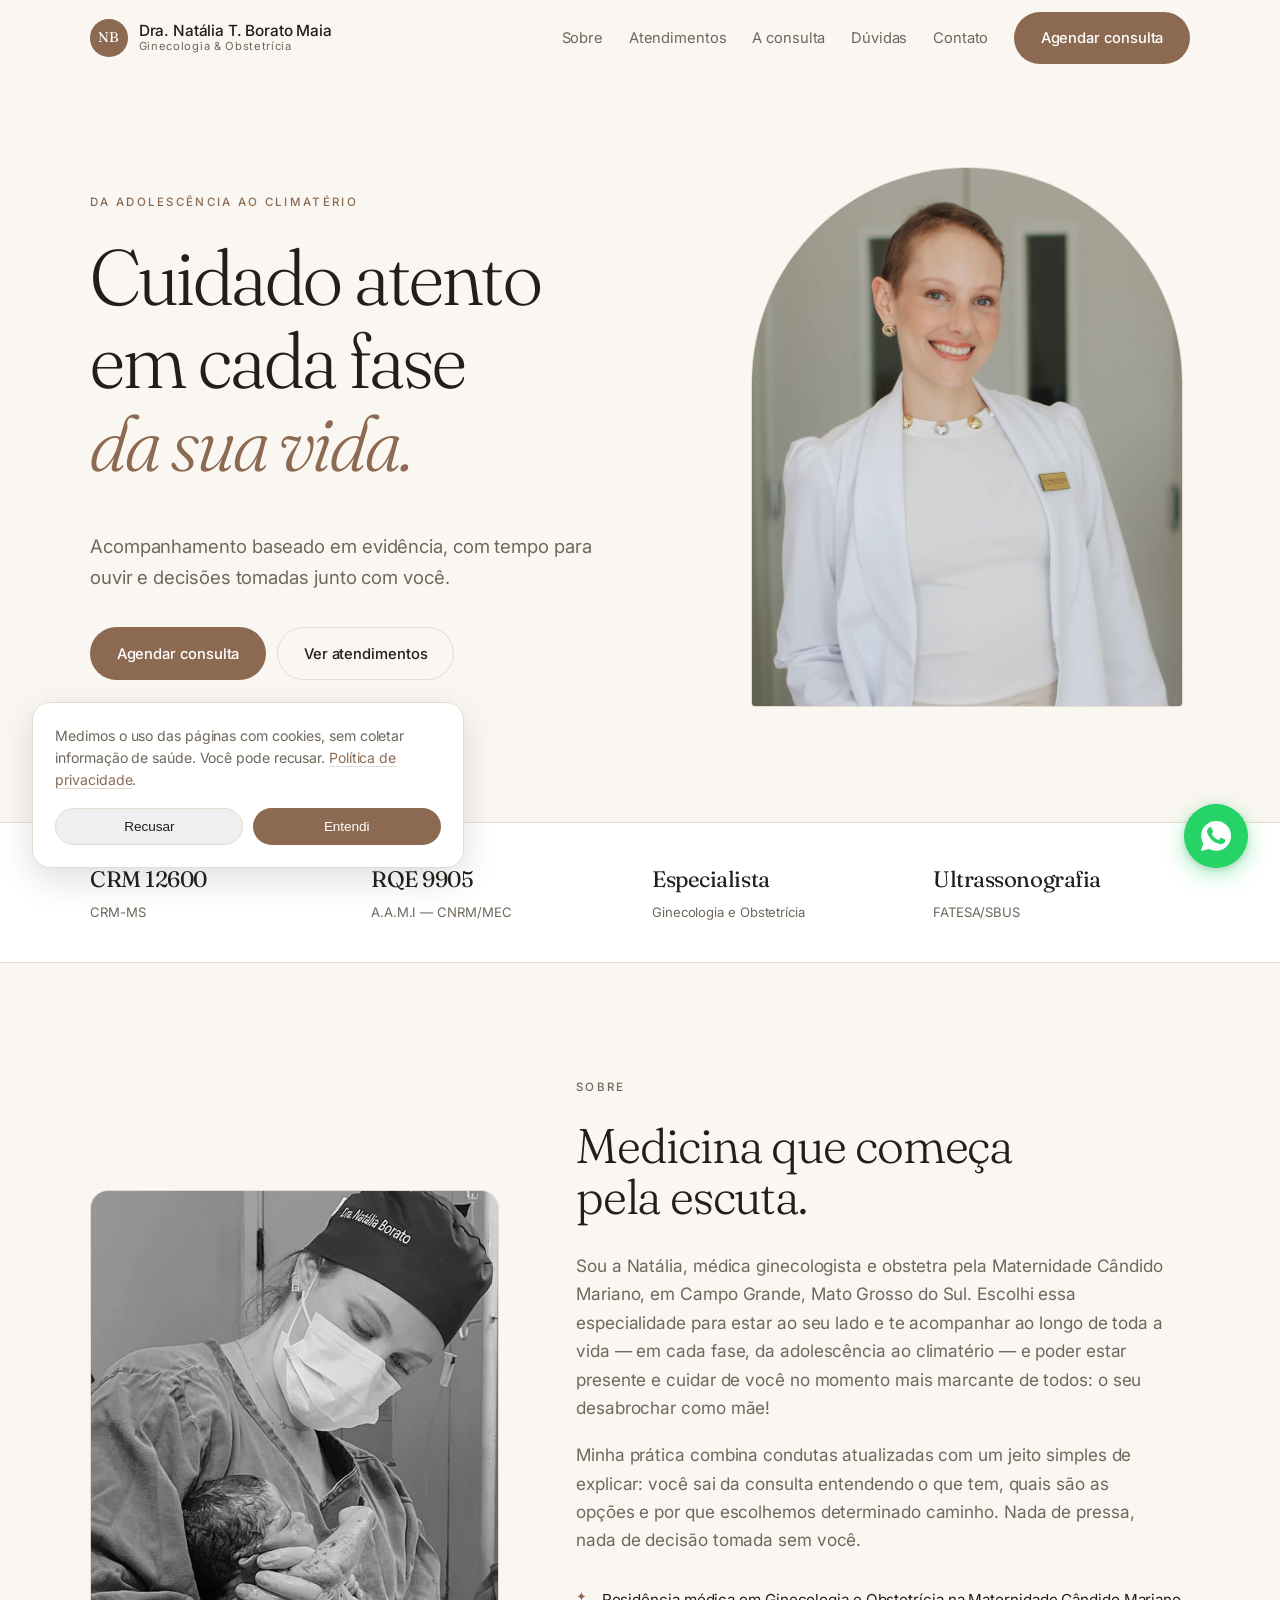
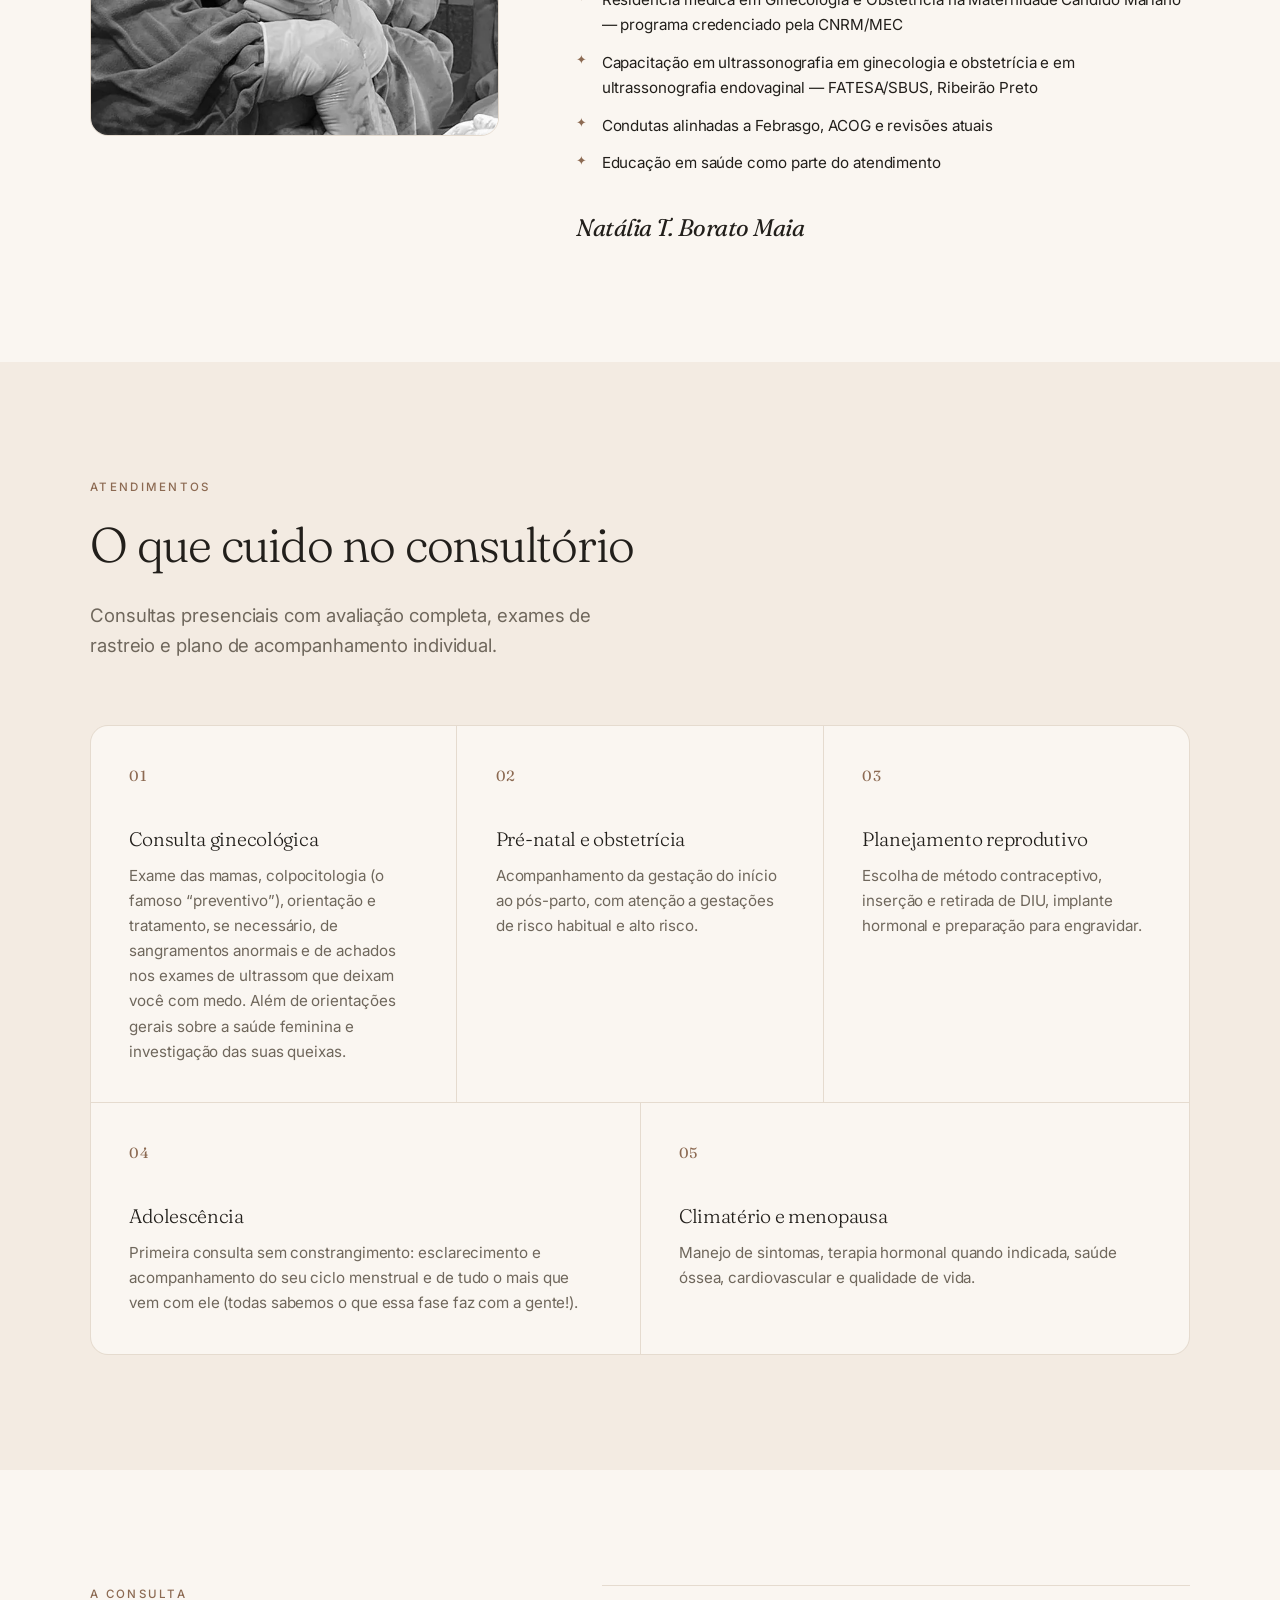
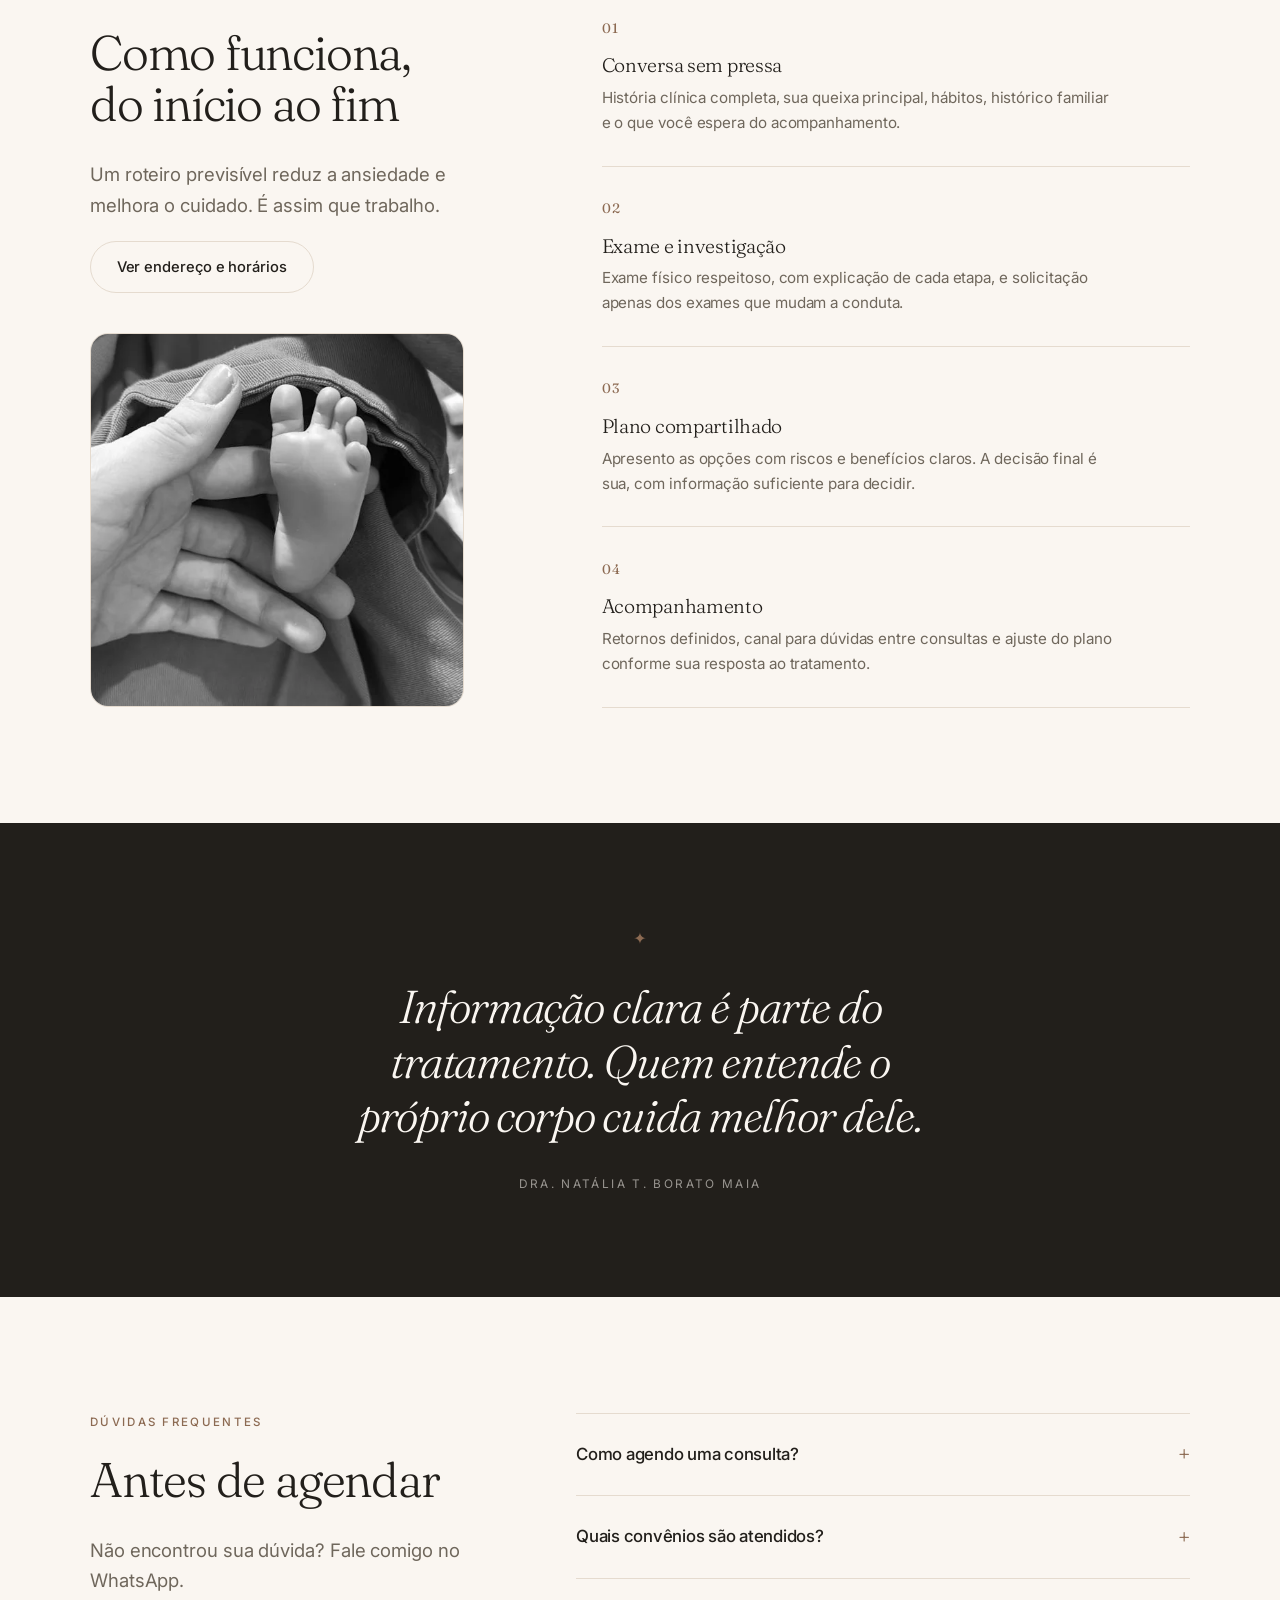
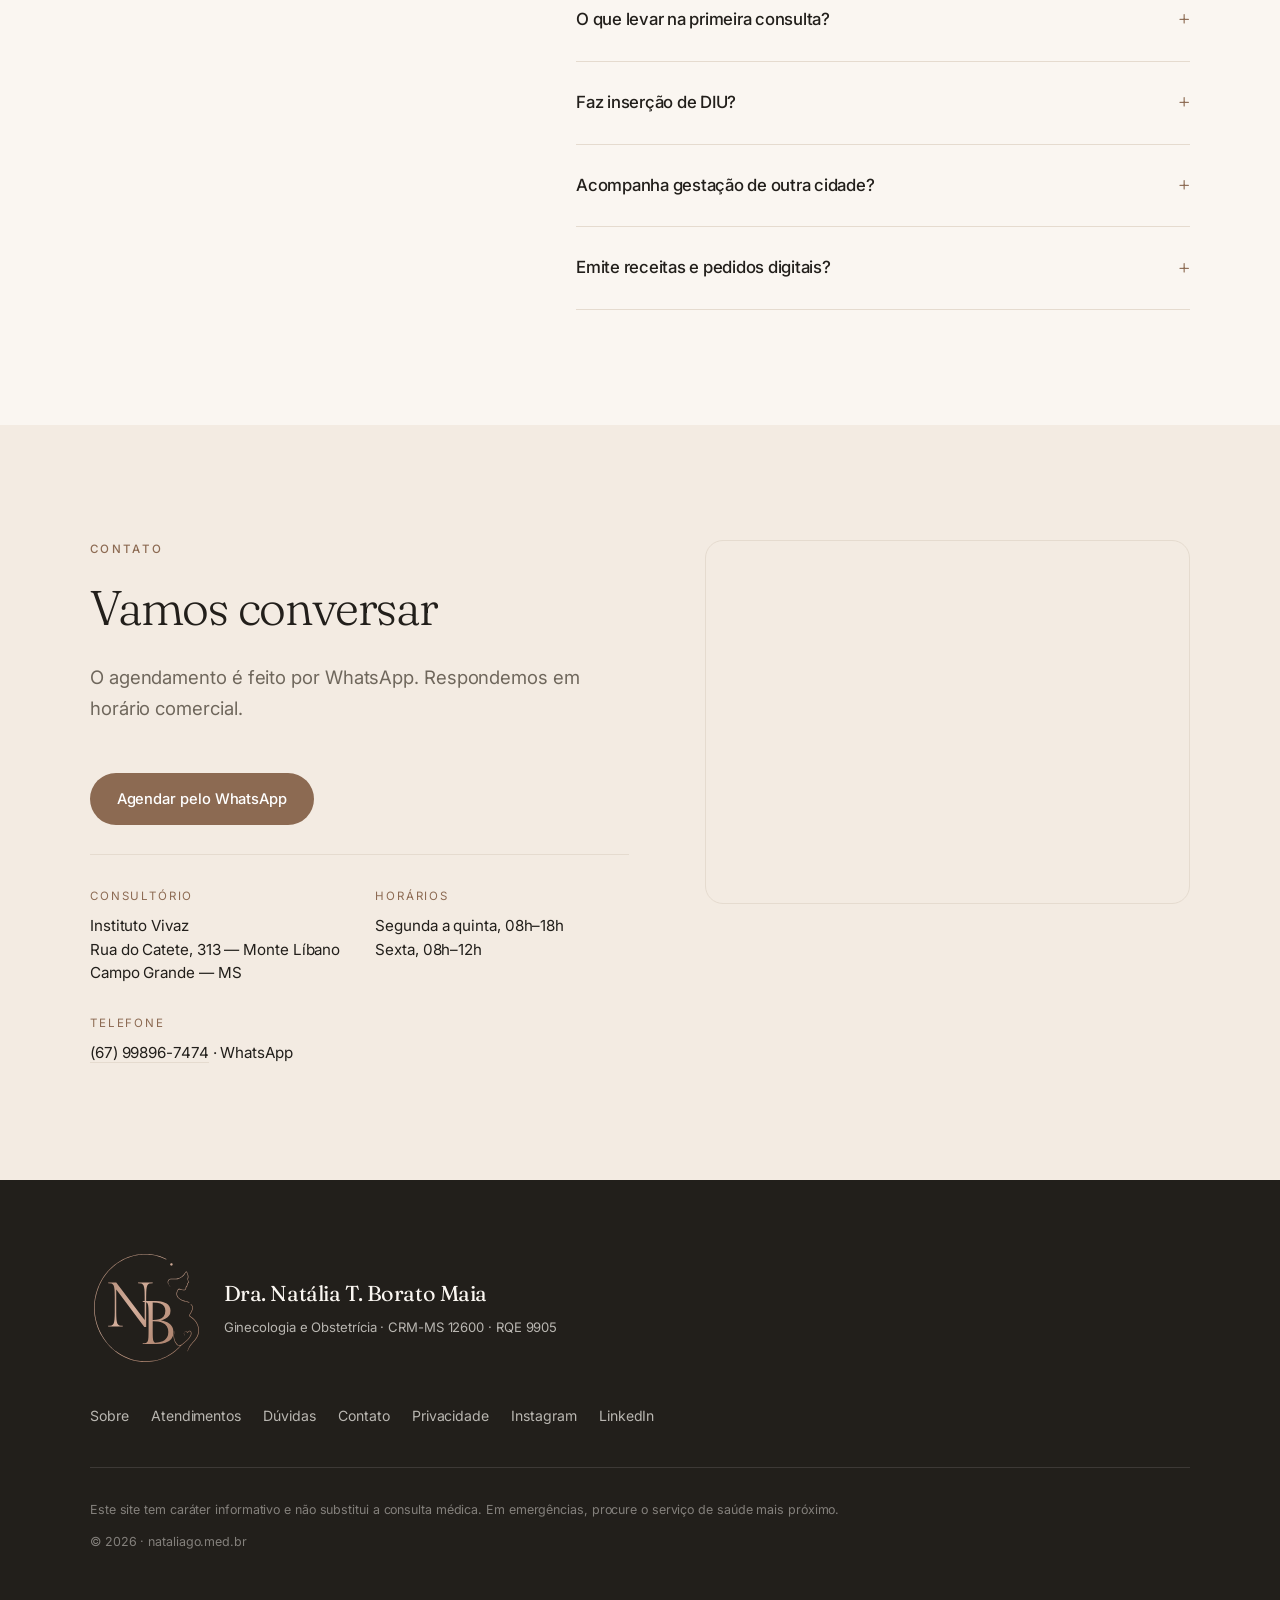
<file: index.html>
<!DOCTYPE html>
<html lang="pt-BR">
<head>
<meta charset="utf-8">
<meta name="viewport" content="width=device-width, initial-scale=1">
<title>Dra. Natália T. Borato Maia — Ginecologia e Obstetrícia</title>
<meta name="description" content="Ginecologista e obstetra em Campo Grande — MS. Da adolescência ao climatério: consulta de rotina, pré-natal, planejamento reprodutivo e menopausa, com escuta atenta e decisões compartilhadas.">
<link rel="canonical" href="https://nataliago.med.br/">

<meta property="og:type" content="website">
<meta property="og:locale" content="pt_BR">
<meta property="og:url" content="https://nataliago.med.br/">
<meta property="og:title" content="Dra. Natália T. Borato Maia — Ginecologia e Obstetrícia">
<meta property="og:description" content="Ginecologista e obstetra em Campo Grande — MS. Escuta atenta e decisões compartilhadas.">
<meta property="og:image" content="https://nataliago.med.br/assets/og.jpg">
<meta name="theme-color" content="#faf6f1">

<link rel="icon" href="/favicon.ico" sizes="48x48">
<link rel="icon" type="image/png" sizes="192x192" href="/assets/favicon-192.png">
<link rel="apple-touch-icon" href="/assets/apple-touch-icon.png">
<link rel="preconnect" href="https://fonts.googleapis.com">
<link rel="preconnect" href="https://fonts.gstatic.com" crossorigin>
<link href="https://fonts.googleapis.com/css2?family=Fraunces:ital,opsz,wght@0,9..144,300..600;1,9..144,300&family=Inter:wght@400;500&display=swap" rel="stylesheet">
<link rel="stylesheet" href="styles.css">
<!-- Google Analytics 4 — Consent Mode v2, modelo opt-out.
     A medição começa ativa e só é desligada para quem recusa no banner.
     Permissões de anúncio ficam negadas sempre: não há remarketing. -->
<script>
  window.dataLayer = window.dataLayer || [];
  function gtag(){dataLayer.push(arguments);}
  var recusou = false;
  try { recusou = localStorage.getItem('consent') === 'denied'; } catch (e) {}
  gtag('consent', 'default', {
    ad_storage: 'denied', ad_user_data: 'denied', ad_personalization: 'denied',
    analytics_storage: recusou ? 'denied' : 'granted'
  });
</script>
<script async src="https://www.googletagmanager.com/gtag/js?id=G-2TZ7KZC5TX"></script>
<script>
  gtag('js', new Date());
  gtag('config', 'G-2TZ7KZC5TX');
</script>
</head>
<body>

<a class="skip" href="#main">Ir para o conteúdo</a>

<header class="site-header" id="header">
  <div class="wrap header-inner">
    <a class="brand" href="/">
      <span class="brand-mark">NB</span>
      <span class="brand-text">
        <strong>Dra. Natália T. Borato Maia</strong>
        <small>Ginecologia &amp; Obstetrícia</small>
      </span>
    </a>

    <nav class="nav" id="nav" aria-label="Navegação principal">
      <a href="#sobre">Sobre</a>
      <a href="#atendimentos">Atendimentos</a>
      <a href="#consulta">A consulta</a>
      <a href="#duvidas">Dúvidas</a>
      <a href="#contato">Contato</a>
      <a class="btn btn-primary nav-cta" href="https://wa.me/5567998967474?text=Ol%C3%A1%2C%20gostaria%20de%20marcar%20uma%20consulta%20com%20a%20Dra.%20Nat%C3%A1lia%20Toledo%20Borato%20Maia." target="_blank" rel="noopener">Agendar consulta</a>
    </nav>

    <button class="nav-toggle" id="navToggle" aria-expanded="false" aria-controls="nav" aria-label="Abrir menu">
      <span></span><span></span>
    </button>
  </div>
</header>

<main id="main">

  <!-- ── Hero ─────────────────────────────────────────────── -->
  <section class="hero">
    <div class="wrap hero-grid">
      <div class="hero-copy">
        <p class="eyebrow">Da adolescência ao climatério</p>
        <h1>Cuidado atento<br>em cada fase<br><em>da sua vida.</em></h1>
        <p class="lede">
          Acompanhamento baseado em evidência, com tempo para ouvir e
          decisões tomadas junto com você.
        </p>
        <div class="actions">
          <a class="btn btn-primary" href="https://wa.me/5567998967474?text=Ol%C3%A1%2C%20gostaria%20de%20marcar%20uma%20consulta%20com%20a%20Dra.%20Nat%C3%A1lia%20Toledo%20Borato%20Maia." target="_blank" rel="noopener">Agendar consulta</a>
          <a class="btn btn-ghost" href="#atendimentos">Ver atendimentos</a>
        </div>
      </div>

      <figure class="arch">
        <img src="assets/photos/perfil.webp" width="900" height="1125"
             alt="Dra. Natália T. Borato Maia, de jaleco, no consultório" fetchpriority="high">
      </figure>
    </div>
  </section>

  <!-- ── Credenciais ──────────────────────────────────────── -->
  <section class="strip">
    <div class="wrap facts">
      <div class="fact"><strong>CRM 12600</strong><span>CRM-MS</span></div>
      <div class="fact"><strong>RQE 9905</strong><span>A.A.M.I — CNRM/MEC</span></div>
      <div class="fact"><strong>Especialista</strong><span>Ginecologia e Obstetrícia</span></div>
      <div class="fact"><strong>Ultrassonografia</strong><span>FATESA/SBUS</span></div>
    </div>
  </section>

  <!-- ── Sobre ────────────────────────────────────────────── -->
  <section class="section" id="sobre">
    <div class="wrap about-grid">
      <figure class="soft">
        <img src="assets/photos/nascimento.webp" width="660" height="880" loading="lazy"
             alt="Dra. Natália Borato com um recém-nascido no colo, no centro obstétrico">
      </figure>

      <div>
        <p class="eyebrow">Sobre</p>
        <h2>Medicina que começa<br>pela escuta.</h2>
        <p>
          Sou a Natália, médica ginecologista e obstetra pela Maternidade
          Cândido Mariano, em Campo Grande, Mato Grosso do Sul. Escolhi essa
          especialidade para estar ao seu lado e te acompanhar ao longo de toda
          a vida — em cada fase, da adolescência ao climatério — e poder estar
          presente e cuidar de você no momento mais marcante de todos: o seu
          desabrochar como mãe!
        </p>
        <p>
          Minha prática combina condutas atualizadas com um jeito simples de
          explicar: você sai da consulta entendendo o que tem, quais são as
          opções e por que escolhemos determinado caminho. Nada de pressa,
          nada de decisão tomada sem você.
        </p>
        <ul class="ticks">
          <li>Residência médica em Ginecologia e Obstetrícia na Maternidade Cândido Mariano — programa credenciado pela CNRM/MEC</li>
          <li>Capacitação em ultrassonografia em ginecologia e obstetrícia e em ultrassonografia endovaginal — FATESA/SBUS, Ribeirão Preto</li>
          <li>Condutas alinhadas a Febrasgo, ACOG e revisões atuais</li>
          <li>Educação em saúde como parte do atendimento</li>
        </ul>
        <p class="signature">Natália T. Borato Maia</p>
      </div>
    </div>
  </section>

  <!-- ── Atendimentos ─────────────────────────────────────── -->
  <section class="section alt" id="atendimentos">
    <div class="wrap">
      <div class="section-head">
        <p class="eyebrow">Atendimentos</p>
        <h2>O que cuido no consultório</h2>
        <p class="lede">
          Consultas presenciais com avaliação completa, exames de rastreio e
          plano de acompanhamento individual.
        </p>
      </div>

      <div class="cards">
        <article class="card">
          <span class="card-num">01</span>
          <h3>Consulta ginecológica</h3>
          <p>Exame das mamas, colpocitologia (o famoso “preventivo”), orientação e tratamento, se necessário, de sangramentos anormais e de achados nos exames de ultrassom que deixam você com medo. Além de orientações gerais sobre a saúde feminina e investigação das suas queixas.</p>
        </article>
        <article class="card">
          <span class="card-num">02</span>
          <h3>Pré-natal e obstetrícia</h3>
          <p>Acompanhamento da gestação do início ao pós-parto, com atenção a gestações de risco habitual e alto risco.</p>
        </article>
        <article class="card">
          <span class="card-num">03</span>
          <h3>Planejamento reprodutivo</h3>
          <p>Escolha de método contraceptivo, inserção e retirada de DIU, implante hormonal e preparação para engravidar.</p>
        </article>
        <article class="card">
          <span class="card-num">04</span>
          <h3>Adolescência</h3>
          <p>Primeira consulta sem constrangimento: esclarecimento e acompanhamento do seu ciclo menstrual e de tudo o mais que vem com ele (todas sabemos o que essa fase faz com a gente!).</p>
        </article>
        <article class="card">
          <span class="card-num">05</span>
          <h3>Climatério e menopausa</h3>
          <p>Manejo de sintomas, terapia hormonal quando indicada, saúde óssea, cardiovascular e qualidade de vida.</p>
        </article>
      </div>

      <!-- Ultrassonografia na consulta: fora do ar por enquanto.
      <div class="cta-band">
        <p>
          <strong>Ultrassonografia na própria consulta</strong>
          Formação em ultrassonografia em ginecologia e obstetrícia e em
          ultrassonografia endovaginal pela FATESA/SBUS — imagem e avaliação
          clínica no mesmo atendimento, quando indicado.
        </p>
        <a class="btn btn-ghost" href="#contato">Falar sobre o exame</a>
      </div>
      -->
    </div>
  </section>

  <!-- ── A consulta ───────────────────────────────────────── -->
  <section class="section" id="consulta">
    <div class="wrap steps-grid">
      <div class="section-head narrow">
        <p class="eyebrow">A consulta</p>
        <h2>Como funciona,<br>do início ao fim</h2>
        <p class="lede">
          Um roteiro previsível reduz a ansiedade e melhora o cuidado.
          É assim que trabalho.
        </p>
        <a class="btn btn-ghost" href="#contato">Ver endereço e horários</a>

        <figure class="soft soft--sq consulta-foto">
          <img src="assets/photos/pezinho.webp" width="540" height="540" loading="lazy"
               alt="Pé de um recém-nascido apoiado na mão de um adulto">
        </figure>
      </div>

      <ol class="steps">
        <li>
          <span class="step-num">01</span>
          <h3>Conversa sem pressa</h3>
          <p>História clínica completa, sua queixa principal, hábitos, histórico familiar e o que você espera do acompanhamento.</p>
        </li>
        <li>
          <span class="step-num">02</span>
          <h3>Exame e investigação</h3>
          <p>Exame físico respeitoso, com explicação de cada etapa, e solicitação apenas dos exames que mudam a conduta.</p>
        </li>
        <li>
          <span class="step-num">03</span>
          <h3>Plano compartilhado</h3>
          <p>Apresento as opções com riscos e benefícios claros. A decisão final é sua, com informação suficiente para decidir.</p>
        </li>
        <li>
          <span class="step-num">04</span>
          <h3>Acompanhamento</h3>
          <p>Retornos definidos, canal para dúvidas entre consultas e ajuste do plano conforme sua resposta ao tratamento.</p>
        </li>
      </ol>
    </div>
  </section>

  <!-- ── Chamada ──────────────────────────────────────────── -->
  <section class="quote-band">
    <div class="wrap">
      <p class="mark">✦</p>
      <blockquote>
        Informação clara é parte do tratamento. Quem entende o próprio corpo
        cuida melhor dele.
      </blockquote>
      <p class="quote-by">Dra. Natália T. Borato Maia</p>
    </div>
  </section>

  <!-- ── Artigos e mídia ──────────────────────────────────────
       Cada item é um <li>. Use a <span class="tag"> para distinguir
       "Artigo técnico" de "Na mídia". Se ainda não houver nada para
       listar, comente esta <section> inteira e o link "Artigos" do menu
       em vez de publicar a lista vazia.
       ─────────────────────────────────────────────────────────── -->
  <!--
  <section class="section alt" id="artigos">
    <div class="wrap">
      <div class="section-head">
        <p class="eyebrow">Artigos e mídia</p>
        <h2>Produção e presença</h2>
        <p class="lede">
          Textos técnicos, materiais de educação em saúde e participações
          na imprensa sobre temas de ginecologia e obstetrícia.
        </p>
      </div>

      <ul class="posts">
        EXEMPLOS — substituir por itens reais antes de publicar
        <li>
          <a href="#" target="_blank" rel="noopener">
            <div>
              <p class="post-meta"><span class="tag">Artigo técnico</span> Veículo ou periódico · mês de ano</p>
              <h3>Título do artigo</h3>
              <p class="post-sum">Uma linha explicando do que trata e para quem interessa.</p>
            </div>
            <span class="post-go" aria-hidden="true">↗</span>
          </a>
        </li>
        <li>
          <a href="#" target="_blank" rel="noopener">
            <div>
              <p class="post-meta"><span class="tag">Na mídia</span> Nome do veículo · mês de ano</p>
              <h3>Título da matéria</h3>
              <p class="post-sum">Resumo curto da participação ou do tema abordado.</p>
            </div>
            <span class="post-go" aria-hidden="true">↗</span>
          </a>
        </li>
        <li>
          <a href="#" target="_blank" rel="noopener">
            <div>
              <p class="post-meta"><span class="tag">Artigo técnico</span> Veículo ou periódico · mês de ano</p>
              <h3>Título do artigo</h3>
              <p class="post-sum">Uma linha explicando do que trata e para quem interessa.</p>
            </div>
            <span class="post-go" aria-hidden="true">↗</span>
          </a>
        </li>
      </ul>
    </div>
  </section>
  -->

  <!-- ── Dúvidas ──────────────────────────────────────────── -->
  <section class="section" id="duvidas">
    <div class="wrap faq-grid">
      <div class="section-head narrow">
        <p class="eyebrow">Dúvidas frequentes</p>
        <h2>Antes de agendar</h2>
        <p class="lede">Não encontrou sua dúvida? Fale comigo no WhatsApp.</p>
      </div>

      <div class="faq">
        <details>
          <summary>Como agendo uma consulta?</summary>
          <p>Pelo WhatsApp, com a secretaria. Você recebe as opções de horário, o endereço e as orientações de preparo antes da consulta.</p>
        </details>
        <details>
          <summary>Quais convênios são atendidos?</summary>
          <p>Cassems, Santa Casa Saúde, Oeste Saúde, GEAP, IMPCG, Unisaúde e Marinha do Brasil. As condições de atendimento particular são informadas no agendamento.</p>
        </details>
        <details>
          <summary>O que levar na primeira consulta?</summary>
          <p>Documento com foto, carteirinha do convênio (se houver), exames recentes, lista de medicamentos em uso e a data da última menstruação.</p>
        </details>
        <details>
          <summary>Faz inserção de DIU?</summary>
          <p>Sim. A inserção é feita em consulta específica, após avaliação e orientação sobre os tipos disponíveis e o preparo necessário.</p>
        </details>
        <details>
          <summary>Acompanha gestação de outra cidade?</summary>
          <p>Sim, com plano de pré-natal combinado desde o início, definindo quais consultas e exames podem ser feitos próximos à sua casa.</p>
        </details>
        <details>
          <summary>Emite receitas e pedidos digitais?</summary>
          <p>Sim. Receitas, atestados e pedidos de exame são emitidos com assinatura digital válida em farmácias e laboratórios.</p>
        </details>
      </div>
    </div>
  </section>

  <!-- ── Contato ──────────────────────────────────────────── -->
  <section class="section alt" id="contato">
    <div class="wrap contact-grid">
      <div>
        <p class="eyebrow">Contato</p>
        <h2>Vamos conversar</h2>
        <p class="lede">
          O agendamento é feito por WhatsApp. Respondemos em horário comercial.
        </p>
        <a class="btn btn-primary" href="https://wa.me/5567998967474?text=Ol%C3%A1%2C%20gostaria%20de%20marcar%20uma%20consulta%20com%20a%20Dra.%20Nat%C3%A1lia%20Toledo%20Borato%20Maia." target="_blank" rel="noopener">Agendar pelo WhatsApp</a>

        <dl class="info">
          <div>
            <dt>Consultório</dt>
            <dd>Instituto Vivaz<br>Rua do Catete, 313 — Monte Líbano<br>Campo Grande — MS</dd>
          </div>
          <div>
            <dt>Horários</dt>
            <dd>Segunda a quinta, 08h–18h<br>Sexta, 08h–12h</dd>
          </div>
          <div>
            <dt>Telefone</dt>
            <dd><a href="https://wa.me/5567998967474?text=Ol%C3%A1%2C%20gostaria%20de%20marcar%20uma%20consulta%20com%20a%20Dra.%20Nat%C3%A1lia%20Toledo%20Borato%20Maia." target="_blank" rel="noopener">(67) 99896-7474</a> · WhatsApp</dd>
          </div>
        </dl>
      </div>

      <!-- Embed sem chave de API: o endereço vai em q=. Ao mudar o
           endereço, atualizar aqui, no <dl> acima e no JSON-LD. -->
      <figure class="soft map">
        <iframe src="https://www.google.com/maps?q=Instituto+Vivaz,+Rua+do+Catete,+313,+Monte+L%C3%ADbano,+Campo+Grande+-+MS&amp;output=embed"
                title="Mapa: Instituto Vivaz, Rua do Catete, 313 — Monte Líbano, Campo Grande — MS"
                loading="lazy" referrerpolicy="no-referrer-when-downgrade"></iframe>
      </figure>
    </div>
  </section>

</main>

<footer class="site-footer">
  <div class="wrap footer-grid">
    <div class="footer-id">
      <img class="footer-logo" src="assets/logo/logo.svg" width="512" height="512" loading="lazy" alt="">
      <div>
        <p class="footer-brand">Dra. Natália T. Borato Maia</p>
        <p class="footer-meta">Ginecologia e Obstetrícia · CRM-MS 12600 · RQE 9905</p>
      </div>
    </div>
    <nav aria-label="Rodapé">
      <a href="#sobre">Sobre</a>
      <a href="#atendimentos">Atendimentos</a>
      <a href="#duvidas">Dúvidas</a>
      <a href="#contato">Contato</a>
      <a href="/privacidade.html">Privacidade</a>
      <a href="https://www.instagram.com/nataliago.med" target="_blank" rel="noopener">Instagram</a>
      <a href="https://www.linkedin.com/in/nat%C3%A1lia-toledo-borato-maia-385287240/" target="_blank" rel="noopener">LinkedIn</a>
    </nav>
    <p class="footer-legal">
      Este site tem caráter informativo e não substitui a consulta médica.
      Em emergências, procure o serviço de saúde mais próximo.
      <span>© <span id="year">2026</span> · nataliago.med.br</span>
    </p>
  </div>
</footer>

<a class="wa-float" href="https://wa.me/5567998967474?text=Ol%C3%A1%2C%20gostaria%20de%20marcar%20uma%20consulta%20com%20a%20Dra.%20Nat%C3%A1lia%20Toledo%20Borato%20Maia." target="_blank" rel="noopener">
  <svg viewBox="0 0 24 24" aria-hidden="true"><path d="M12.04 2A9.9 9.9 0 0 0 2.1 11.9c0 1.75.46 3.45 1.34 4.95L2 22l5.3-1.39a9.9 9.9 0 0 0 4.74 1.21h.01A9.9 9.9 0 0 0 22 11.92 9.9 9.9 0 0 0 12.04 2Zm5.8 14.03c-.24.69-1.42 1.32-1.96 1.37-.54.05-1.05.24-3.57-.75-3.04-1.2-4.94-4.35-5.09-4.55-.15-.2-1.2-1.6-1.2-3.05 0-1.45.76-2.16 1.03-2.46.27-.3.59-.37.79-.37s.39 0 .57.01c.18.01.42-.07.66.5.24.57.83 2.02.9 2.17.07.15.12.32.02.52-.1.2-.4.62-.6.83-.15.17-.32.35-.14.66.18.3.8 1.31 1.72 2.12 1.18 1.05 2.1 1.38 2.4 1.53.3.15.47.13.65-.08.18-.2.75-.87.95-1.17.2-.3.4-.25.67-.15.27.1 1.72.81 2.01.96.3.15.5.22.57.35.07.13.07.76-.17 1.45Z"/></svg>
  <span>Fale no WhatsApp</span>
</a>

<script type="application/ld+json">
{
  "@context": "https://schema.org",
  "@type": "Physician",
  "name": "Dra. Natália T. Borato Maia",
  "medicalSpecialty": ["Gynecologic", "Obstetric"],
  "url": "https://nataliago.med.br/",
  "image": "https://nataliago.med.br/assets/photos/perfil.webp",
  "sameAs": [
    "https://www.instagram.com/nataliago.med",
    "https://www.linkedin.com/in/nat%C3%A1lia-toledo-borato-maia-385287240/"
  ],
  "telephone": "+5567998967474",
  "address": {
    "@type": "PostalAddress",
    "streetAddress": "Instituto Vivaz — Rua do Catete, 313, Monte Líbano",
    "addressLocality": "Campo Grande",
    "addressRegion": "MS",
    "addressCountry": "BR"
  },
  "alumniOf": "Maternidade Cândido Mariano — Residência Médica em Ginecologia e Obstetrícia",
  "openingHours": ["Mo-Th 08:00-18:00", "Fr 08:00-12:00"]
}
</script>


<div class="consent" id="consent" hidden>
  <p>
    Medimos o uso das páginas com cookies, sem coletar informação de saúde.
    Você pode recusar. <a href="/privacidade.html">Política de privacidade</a>.
  </p>
  <div class="consent-actions">
    <button type="button" class="btn btn-ghost" data-consent="denied">Recusar</button>
    <button type="button" class="btn btn-primary" data-consent="granted">Entendi</button>
  </div>
</div>

<script>
  const nav = document.getElementById('nav');
  const toggle = document.getElementById('navToggle');
  toggle.addEventListener('click', () => {
    const open = nav.classList.toggle('is-open');
    toggle.setAttribute('aria-expanded', open);
  });
  nav.addEventListener('click', e => {
    if (e.target.tagName === 'A') nav.classList.remove('is-open');
  });
  const header = document.getElementById('header');
  const onScroll = () => header.classList.toggle('is-stuck', window.scrollY > 24);
  addEventListener('scroll', onScroll, { passive: true });
  onScroll();
  document.getElementById('year').textContent = new Date().getFullYear();

  const consent = document.getElementById('consent');
  let saved = null;
  try { saved = localStorage.getItem('consent'); } catch (e) {}
  if (!saved) { consent.hidden = false; document.body.classList.add('consent-open'); }
  consent.addEventListener('click', e => {
    const v = e.target.dataset.consent;
    if (!v) return;
    try { localStorage.setItem('consent', v); } catch (e) {}
    gtag('consent', 'update', { analytics_storage: v });
    consent.hidden = true;
    document.body.classList.remove('consent-open');
  });
</script>

</body>
</html>
</file>
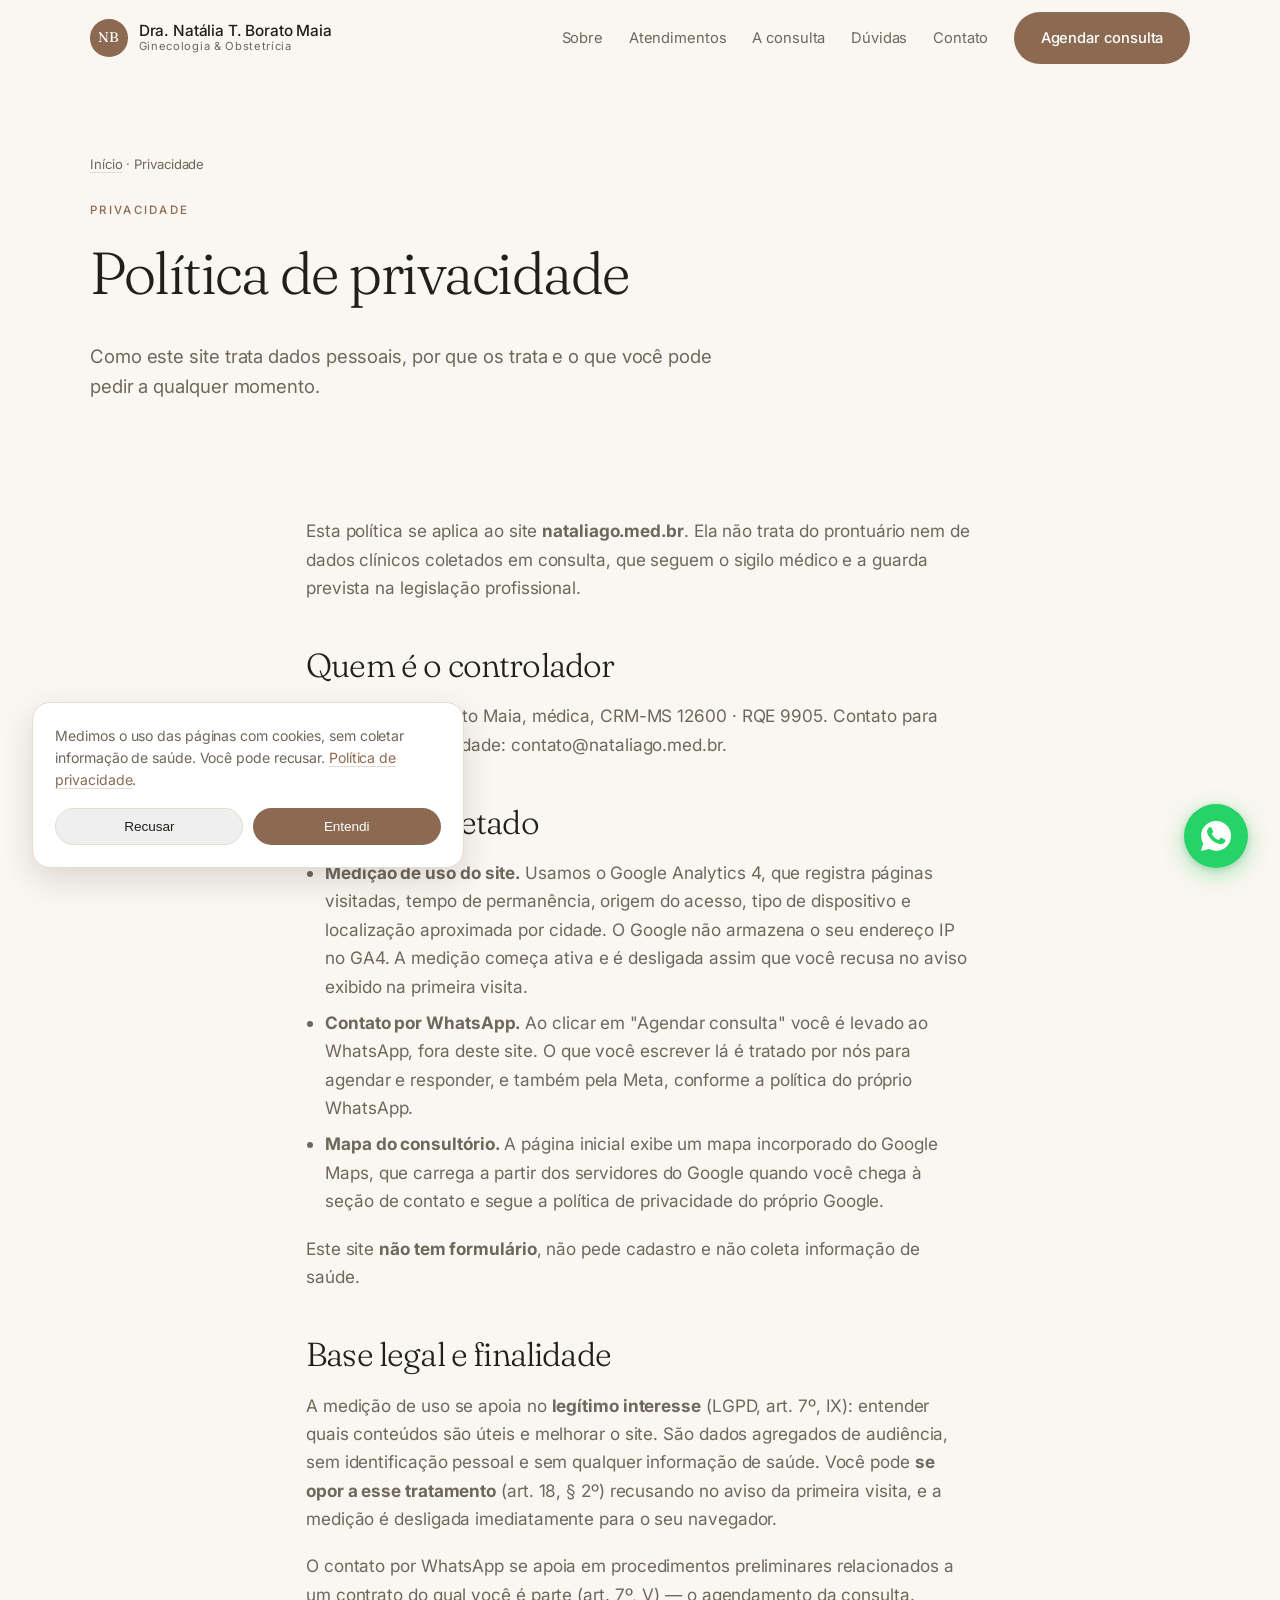
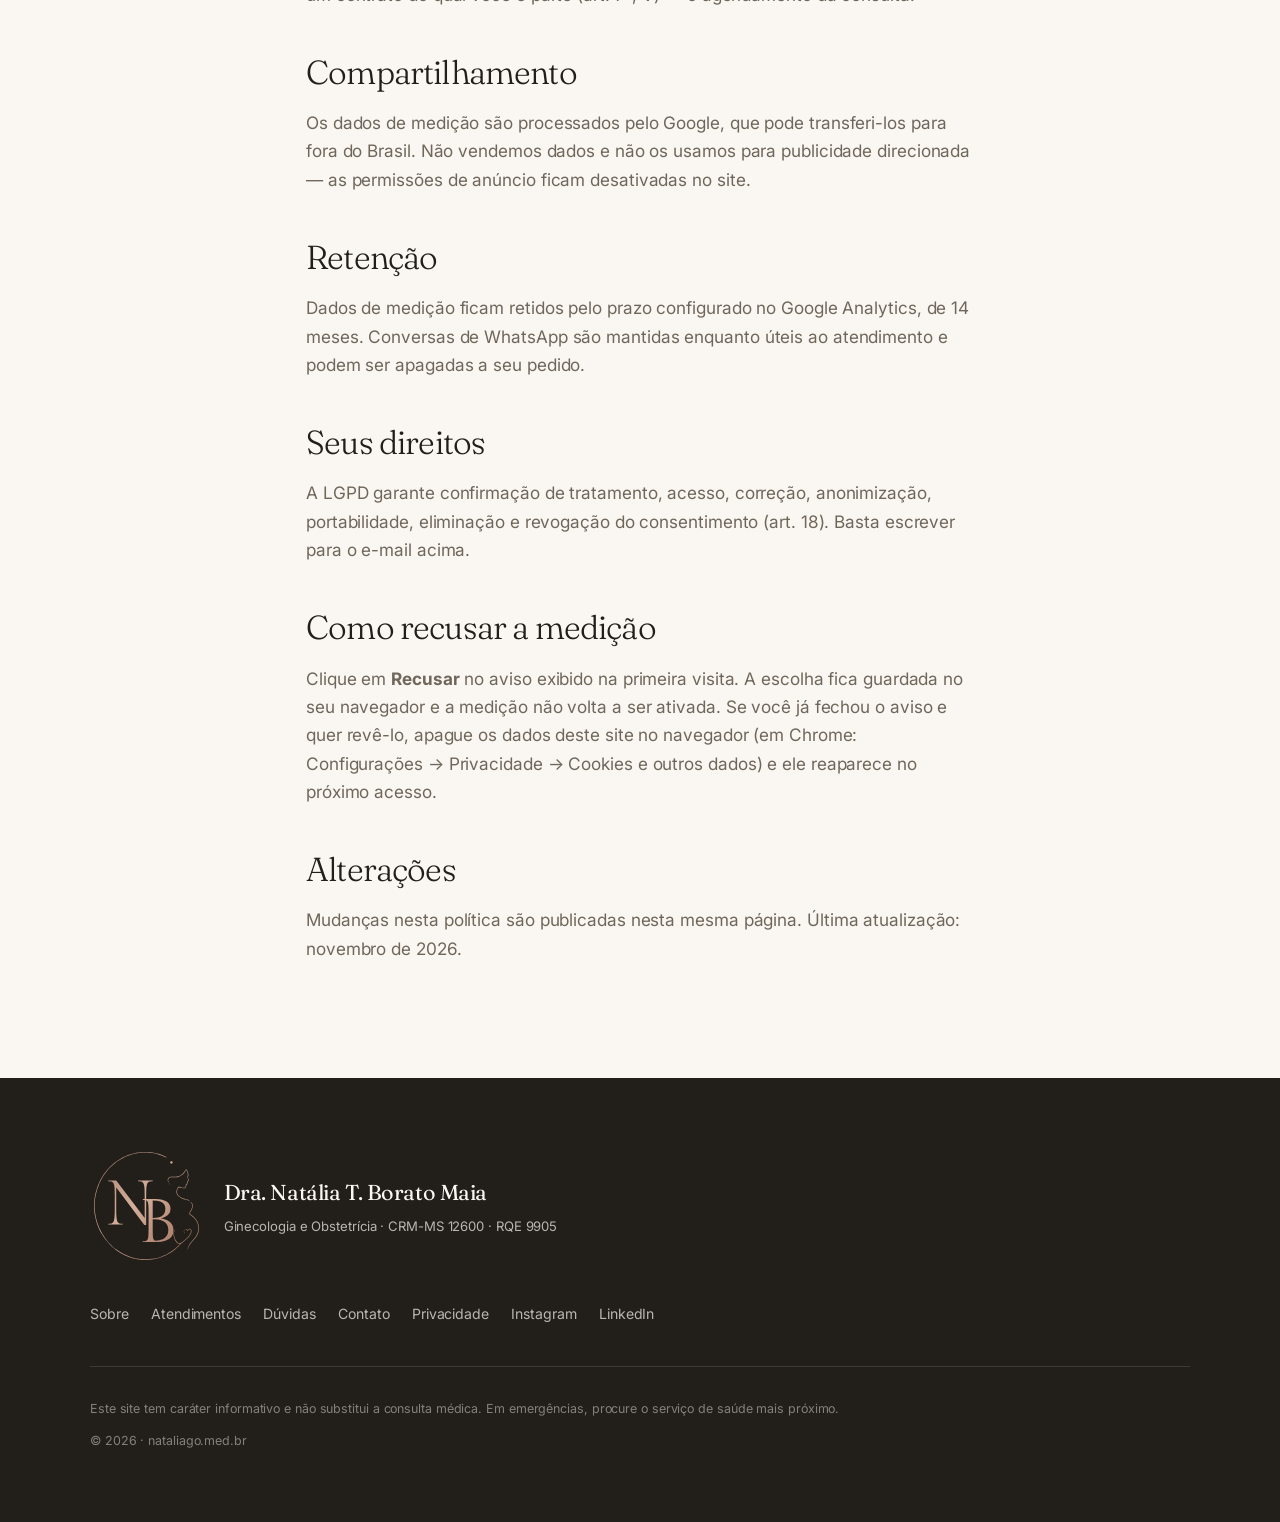
<file: privacidade.html>
<!DOCTYPE html>
<html lang="pt-BR">
<head>
<meta charset="utf-8">
<meta name="viewport" content="width=device-width, initial-scale=1">
<title>Política de privacidade — Dra. Natália T. Borato Maia</title>
<meta name="description" content="Como o site nataliago.med.br trata dados pessoais: cookies de medição, contato por WhatsApp, base legal e direitos do titular.">
<link rel="canonical" href="https://nataliago.med.br/privacidade.html">
<link rel="icon" href="/favicon.ico" sizes="48x48">
<link rel="icon" type="image/png" sizes="192x192" href="/assets/favicon-192.png">
<link rel="apple-touch-icon" href="/assets/apple-touch-icon.png">
<link rel="preconnect" href="https://fonts.googleapis.com">
<link rel="preconnect" href="https://fonts.gstatic.com" crossorigin>
<link href="https://fonts.googleapis.com/css2?family=Fraunces:ital,opsz,wght@0,9..144,300..600;1,9..144,300&family=Inter:wght@400;500&display=swap" rel="stylesheet">
<link rel="stylesheet" href="styles.css">
<!-- Google Analytics 4 — Consent Mode v2, modelo opt-out.
     A medição começa ativa e só é desligada para quem recusa no banner.
     Permissões de anúncio ficam negadas sempre: não há remarketing. -->
<script>
  window.dataLayer = window.dataLayer || [];
  function gtag(){dataLayer.push(arguments);}
  var recusou = false;
  try { recusou = localStorage.getItem('consent') === 'denied'; } catch (e) {}
  gtag('consent', 'default', {
    ad_storage: 'denied', ad_user_data: 'denied', ad_personalization: 'denied',
    analytics_storage: recusou ? 'denied' : 'granted'
  });
</script>
<script async src="https://www.googletagmanager.com/gtag/js?id=G-2TZ7KZC5TX"></script>
<script>
  gtag('js', new Date());
  gtag('config', 'G-2TZ7KZC5TX');
</script>
</head>
<body>

<a class="skip" href="#main">Ir para o conteúdo</a>

<header class="site-header" id="header">
  <div class="wrap header-inner">
    <a class="brand" href="/">
      <span class="brand-mark">NB</span>
      <span class="brand-text">
        <strong>Dra. Natália T. Borato Maia</strong>
        <small>Ginecologia &amp; Obstetrícia</small>
      </span>
    </a>
    <nav class="nav" id="nav" aria-label="Navegação principal">
      <a href="/#sobre">Sobre</a>
      <a href="/#atendimentos">Atendimentos</a>
      <a href="/#consulta">A consulta</a>
      <a href="/#duvidas">Dúvidas</a>
      <a href="/#contato">Contato</a>
      <a class="btn btn-primary nav-cta" href="https://wa.me/5567998967474?text=Ol%C3%A1%2C%20gostaria%20de%20marcar%20uma%20consulta%20com%20a%20Dra.%20Nat%C3%A1lia%20Toledo%20Borato%20Maia." target="_blank" rel="noopener">Agendar consulta</a>
    </nav>
    <button class="nav-toggle" id="navToggle" aria-expanded="false" aria-controls="nav" aria-label="Abrir menu">
      <span></span><span></span>
    </button>
  </div>
</header>

<main id="main">

  <section class="page-hero">
    <div class="wrap">
      <p class="crumbs"><a href="/">Início</a> · Privacidade</p>
      <p class="eyebrow">Privacidade</p>
      <h1>Política de privacidade</h1>
      <p class="lede">
        Como este site trata dados pessoais, por que os trata e o que você pode
        pedir a qualquer momento.
      </p>
    </div>
  </section>

  <section class="section">
    <div class="wrap prose">
      <p>
        Esta política se aplica ao site <strong>nataliago.med.br</strong>. Ela não
        trata do prontuário nem de dados clínicos coletados em consulta, que
        seguem o sigilo médico e a guarda prevista na legislação profissional.
      </p>

      <h2>Quem é o controlador</h2>
      <p>
        Natália Toledo Borato Maia, médica, CRM-MS 12600 · RQE 9905.
        Contato para assuntos de privacidade:
        <a href="mailto:contato@nataliago.med.br">contato@nataliago.med.br</a>.
      </p>

      <h2>O que é coletado</h2>
      <ul>
        <li>
          <strong>Medição de uso do site.</strong> Usamos o Google Analytics 4,
          que registra páginas visitadas, tempo de permanência, origem do
          acesso, tipo de dispositivo e localização aproximada por cidade. O
          Google não armazena o seu endereço IP no GA4. A medição começa ativa
          e é desligada assim que você recusa no aviso exibido na primeira
          visita.
        </li>
        <li>
          <strong>Contato por WhatsApp.</strong> Ao clicar em "Agendar consulta"
          você é levado ao WhatsApp, fora deste site. O que você escrever lá é
          tratado por nós para agendar e responder, e também pela Meta, conforme
          a política do próprio WhatsApp.
        </li>
        <li>
          <strong>Mapa do consultório.</strong> A página inicial exibe um mapa
          incorporado do Google Maps, que carrega a partir dos servidores do
          Google quando você chega à seção de contato e segue a política de
          privacidade do próprio Google.
        </li>
      </ul>
      <p>
        Este site <strong>não tem formulário</strong>, não pede cadastro e não
        coleta informação de saúde.
      </p>

      <h2>Base legal e finalidade</h2>
      <p>
        A medição de uso se apoia no <strong>legítimo interesse</strong> (LGPD,
        art. 7º, IX): entender quais conteúdos são úteis e melhorar o site. São
        dados agregados de audiência, sem identificação pessoal e sem qualquer
        informação de saúde. Você pode <strong>se opor a esse tratamento</strong>
        (art. 18, § 2º) recusando no aviso da primeira visita, e a medição é
        desligada imediatamente para o seu navegador.
      </p>
      <p>
        O contato por WhatsApp se apoia em procedimentos preliminares
        relacionados a um contrato do qual você é parte (art. 7º, V) — o
        agendamento da consulta.
      </p>

      <h2>Compartilhamento</h2>
      <p>
        Os dados de medição são processados pelo Google, que pode transferi-los
        para fora do Brasil. Não vendemos dados e não os usamos para publicidade
        direcionada — as permissões de anúncio ficam desativadas no site.
      </p>

      <h2>Retenção</h2>
      <p>
        Dados de medição ficam retidos pelo prazo configurado no Google
        Analytics, de 14 meses. Conversas de WhatsApp são mantidas enquanto úteis
        ao atendimento e podem ser apagadas a seu pedido.
      </p>

      <h2>Seus direitos</h2>
      <p>
        A LGPD garante confirmação de tratamento, acesso, correção,
        anonimização, portabilidade, eliminação e revogação do consentimento
        (art. 18). Basta escrever para o e-mail acima.
      </p>

      <h2>Como recusar a medição</h2>
      <p>
        Clique em <strong>Recusar</strong> no aviso exibido na primeira visita.
        A escolha fica guardada no seu navegador e a medição não volta a ser
        ativada. Se você já fechou o aviso e quer revê-lo, apague os dados deste
        site no navegador (em Chrome: Configurações → Privacidade → Cookies e
        outros dados) e ele reaparece no próximo acesso.
      </p>

      <h2>Alterações</h2>
      <p>
        Mudanças nesta política são publicadas nesta mesma página.
        <!-- Atualizar a data a cada revisão -->
        Última atualização: novembro de 2026.
      </p>
    </div>
  </section>

</main>

<footer class="site-footer">
  <div class="wrap footer-grid">
    <div class="footer-id">
      <img class="footer-logo" src="assets/logo/logo.svg" width="512" height="512" loading="lazy" alt="">
      <div>
        <p class="footer-brand">Dra. Natália T. Borato Maia</p>
        <p class="footer-meta">Ginecologia e Obstetrícia · CRM-MS 12600 · RQE 9905</p>
      </div>
    </div>
    <nav aria-label="Rodapé">
      <a href="/#sobre">Sobre</a>
      <a href="/#atendimentos">Atendimentos</a>
      <a href="/#duvidas">Dúvidas</a>
      <a href="/#contato">Contato</a>
      <a href="/privacidade.html">Privacidade</a>
      <a href="https://www.instagram.com/nataliago.med" target="_blank" rel="noopener">Instagram</a>
      <a href="https://www.linkedin.com/in/nat%C3%A1lia-toledo-borato-maia-385287240/" target="_blank" rel="noopener">LinkedIn</a>
    </nav>
    <p class="footer-legal">
      Este site tem caráter informativo e não substitui a consulta médica.
      Em emergências, procure o serviço de saúde mais próximo.
      <span>© <span id="year">2026</span> · nataliago.med.br</span>
    </p>
  </div>
</footer>

<a class="wa-float" href="https://wa.me/5567998967474?text=Ol%C3%A1%2C%20gostaria%20de%20marcar%20uma%20consulta%20com%20a%20Dra.%20Nat%C3%A1lia%20Toledo%20Borato%20Maia." target="_blank" rel="noopener">
  <svg viewBox="0 0 24 24" aria-hidden="true"><path d="M12.04 2A9.9 9.9 0 0 0 2.1 11.9c0 1.75.46 3.45 1.34 4.95L2 22l5.3-1.39a9.9 9.9 0 0 0 4.74 1.21h.01A9.9 9.9 0 0 0 22 11.92 9.9 9.9 0 0 0 12.04 2Zm5.8 14.03c-.24.69-1.42 1.32-1.96 1.37-.54.05-1.05.24-3.57-.75-3.04-1.2-4.94-4.35-5.09-4.55-.15-.2-1.2-1.6-1.2-3.05 0-1.45.76-2.16 1.03-2.46.27-.3.59-.37.79-.37s.39 0 .57.01c.18.01.42-.07.66.5.24.57.83 2.02.9 2.17.07.15.12.32.02.52-.1.2-.4.62-.6.83-.15.17-.32.35-.14.66.18.3.8 1.31 1.72 2.12 1.18 1.05 2.1 1.38 2.4 1.53.3.15.47.13.65-.08.18-.2.75-.87.95-1.17.2-.3.4-.25.67-.15.27.1 1.72.81 2.01.96.3.15.5.22.57.35.07.13.07.76-.17 1.45Z"/></svg>
  <span>Fale no WhatsApp</span>
</a>


<div class="consent" id="consent" hidden>
  <p>
    Medimos o uso das páginas com cookies, sem coletar informação de saúde.
    Você pode recusar. <a href="/privacidade.html">Política de privacidade</a>.
  </p>
  <div class="consent-actions">
    <button type="button" class="btn btn-ghost" data-consent="denied">Recusar</button>
    <button type="button" class="btn btn-primary" data-consent="granted">Entendi</button>
  </div>
</div>

<script>
  const nav = document.getElementById('nav');
  const toggle = document.getElementById('navToggle');
  toggle.addEventListener('click', () => {
    const open = nav.classList.toggle('is-open');
    toggle.setAttribute('aria-expanded', open);
  });
  nav.addEventListener('click', e => {
    if (e.target.tagName === 'A') nav.classList.remove('is-open');
  });
  const header = document.getElementById('header');
  const onScroll = () => header.classList.toggle('is-stuck', window.scrollY > 24);
  addEventListener('scroll', onScroll, { passive: true });
  onScroll();
  document.getElementById('year').textContent = new Date().getFullYear();

  const consent = document.getElementById('consent');
  let saved = null;
  try { saved = localStorage.getItem('consent'); } catch (e) {}
  if (!saved) { consent.hidden = false; document.body.classList.add('consent-open'); }
  consent.addEventListener('click', e => {
    const v = e.target.dataset.consent;
    if (!v) return;
    try { localStorage.setItem('consent', v); } catch (e) {}
    gtag('consent', 'update', { analytics_storage: v });
    consent.hidden = true;
    document.body.classList.remove('consent-open');
  });
</script>

</body>
</html>
</file>
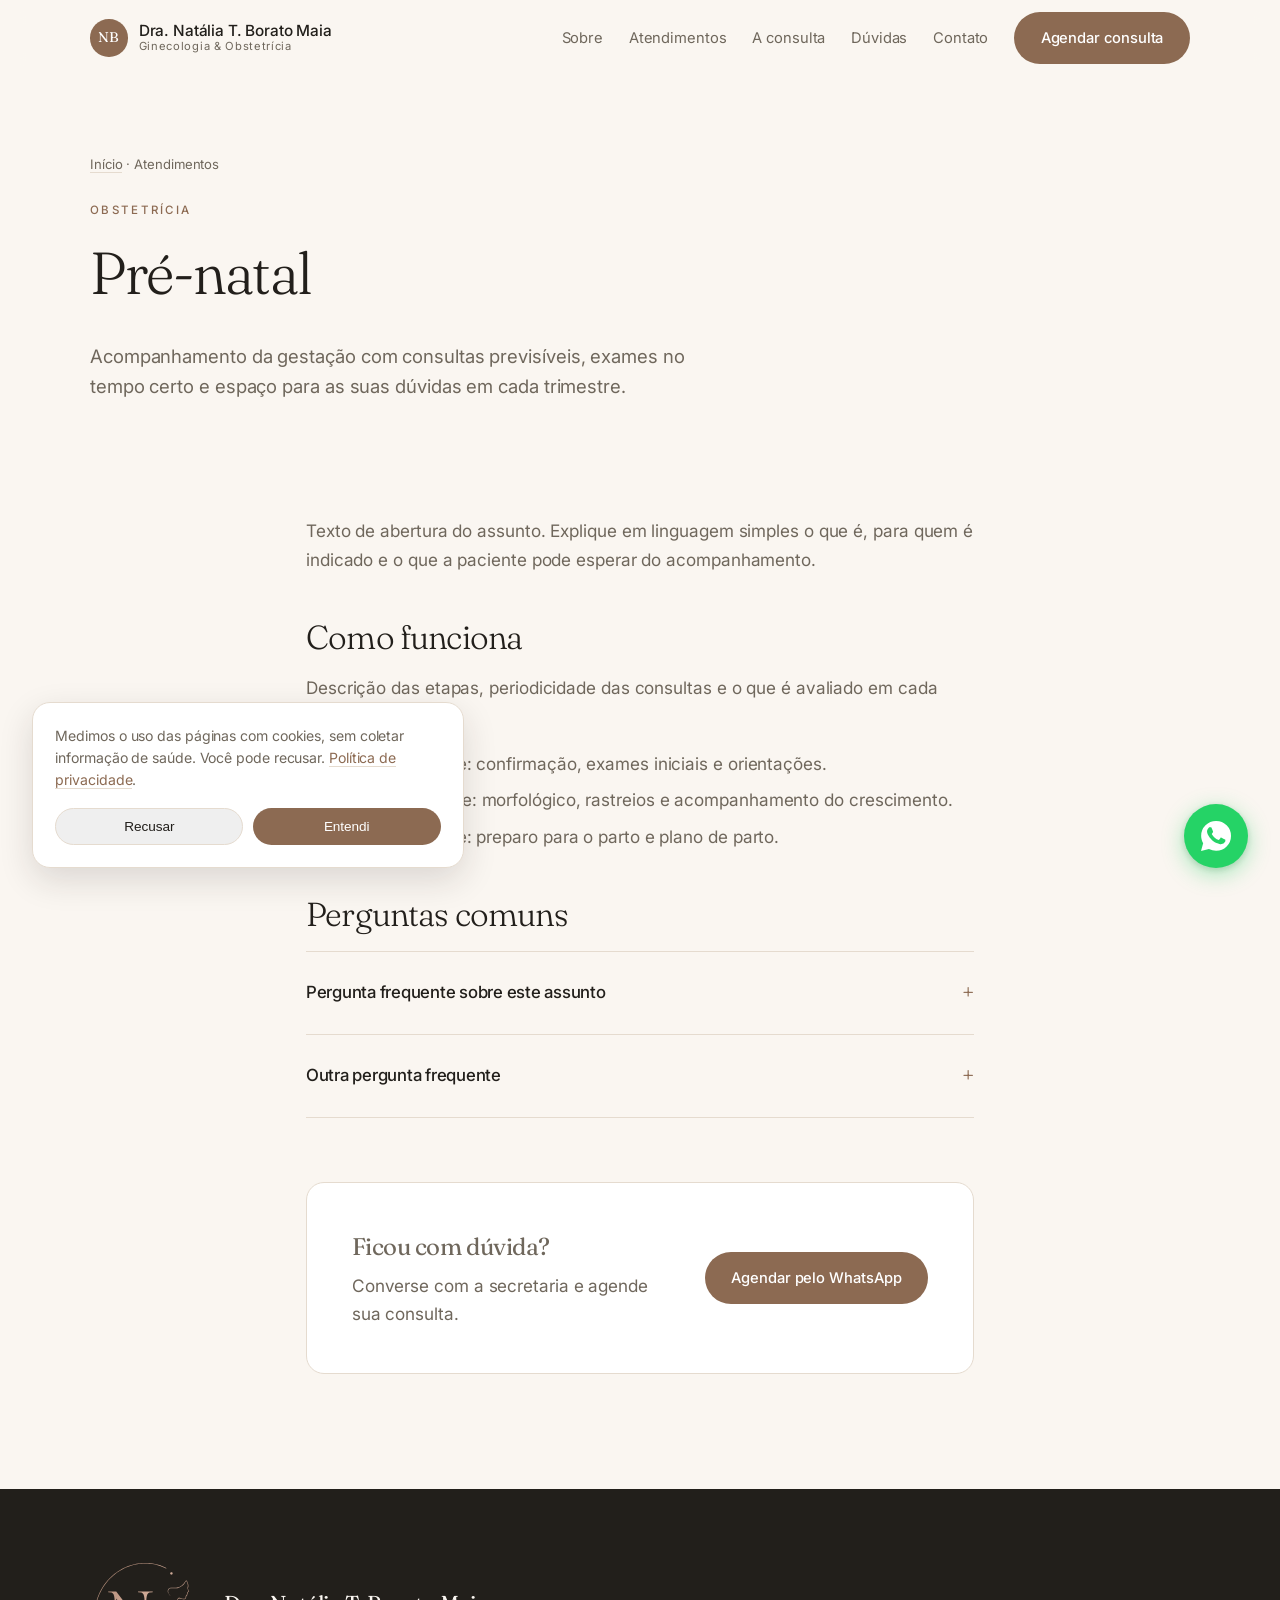
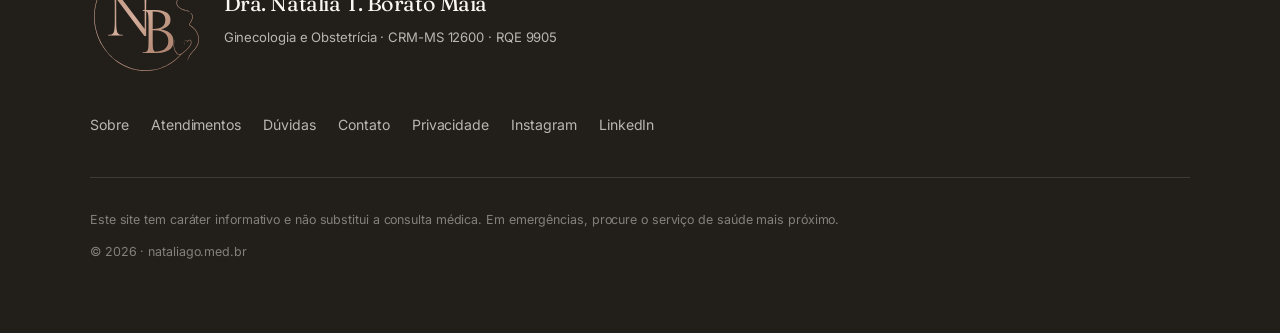
<file: template-pagina.html>
<!DOCTYPE html>
<!--
  ══════════════════════════════════════════════════════════════
  TEMPLATE DE PÁGINA SATÉLITE
  Copie este arquivo para criar páginas de procedimento/assunto,
  ex.: pre-natal.html, diu.html, endometriose.html

  Na cópia, obrigatoriamente:
    1. REMOVER a linha <meta name="robots" content="noindex"> abaixo,
       senão a página nunca aparece na busca
    2. Trocar <title>, meta description, canonical e <h1>
    3. Substituir o conteúdo de exemplo

  Header e footer são idênticos ao index.html — mantenha em sincronia.
  ══════════════════════════════════════════════════════════════
-->
<html lang="pt-BR">
<head>
<meta charset="utf-8">
<meta name="viewport" content="width=device-width, initial-scale=1">
<title>Pré-natal — Dra. Natália T. Borato Maia</title>
<meta name="description" content="Como funciona o acompanhamento pré-natal no consultório: consultas, exames por trimestre e preparo para o parto.">
<meta name="robots" content="noindex"><!-- REMOVER na cópia -->
<link rel="canonical" href="https://nataliago.med.br/template-pagina.html">
<link rel="icon" href="/favicon.ico" sizes="48x48">
<link rel="icon" type="image/png" sizes="192x192" href="/assets/favicon-192.png">
<link rel="apple-touch-icon" href="/assets/apple-touch-icon.png">
<link rel="preconnect" href="https://fonts.googleapis.com">
<link rel="preconnect" href="https://fonts.gstatic.com" crossorigin>
<link href="https://fonts.googleapis.com/css2?family=Fraunces:ital,opsz,wght@0,9..144,300..600;1,9..144,300&family=Inter:wght@400;500&display=swap" rel="stylesheet">
<link rel="stylesheet" href="styles.css">
<!-- Google Analytics 4 — Consent Mode v2, modelo opt-out.
     A medição começa ativa e só é desligada para quem recusa no banner.
     Permissões de anúncio ficam negadas sempre: não há remarketing. -->
<script>
  window.dataLayer = window.dataLayer || [];
  function gtag(){dataLayer.push(arguments);}
  var recusou = false;
  try { recusou = localStorage.getItem('consent') === 'denied'; } catch (e) {}
  gtag('consent', 'default', {
    ad_storage: 'denied', ad_user_data: 'denied', ad_personalization: 'denied',
    analytics_storage: recusou ? 'denied' : 'granted'
  });
</script>
<script async src="https://www.googletagmanager.com/gtag/js?id=G-2TZ7KZC5TX"></script>
<script>
  gtag('js', new Date());
  gtag('config', 'G-2TZ7KZC5TX');
</script>
</head>
<body>

<a class="skip" href="#main">Ir para o conteúdo</a>

<header class="site-header" id="header">
  <div class="wrap header-inner">
    <a class="brand" href="/">
      <span class="brand-mark">NB</span>
      <span class="brand-text">
        <strong>Dra. Natália T. Borato Maia</strong>
        <small>Ginecologia &amp; Obstetrícia</small>
      </span>
    </a>
    <nav class="nav" id="nav" aria-label="Navegação principal">
      <a href="/#sobre">Sobre</a>
      <a href="/#atendimentos">Atendimentos</a>
      <a href="/#consulta">A consulta</a>
      <a href="/#duvidas">Dúvidas</a>
      <a href="/#contato">Contato</a>
      <a class="btn btn-primary nav-cta" href="https://wa.me/5567998967474?text=Ol%C3%A1%2C%20gostaria%20de%20marcar%20uma%20consulta%20com%20a%20Dra.%20Nat%C3%A1lia%20Toledo%20Borato%20Maia." target="_blank" rel="noopener">Agendar consulta</a>
    </nav>
    <button class="nav-toggle" id="navToggle" aria-expanded="false" aria-controls="nav" aria-label="Abrir menu">
      <span></span><span></span>
    </button>
  </div>
</header>

<main id="main">

  <section class="page-hero">
    <div class="wrap">
      <p class="crumbs"><a href="/">Início</a> · Atendimentos</p>
      <p class="eyebrow">Obstetrícia</p>
      <h1>Pré-natal</h1>
      <p class="lede">
        Acompanhamento da gestação com consultas previsíveis, exames no tempo
        certo e espaço para as suas dúvidas em cada trimestre.
      </p>
    </div>
  </section>

  <section class="section">
    <div class="wrap prose">
      <p>
        Texto de abertura do assunto. Explique em linguagem simples o que é,
        para quem é indicado e o que a paciente pode esperar do acompanhamento.
      </p>

      <h2>Como funciona</h2>
      <p>Descrição das etapas, periodicidade das consultas e o que é avaliado em cada uma.</p>
      <ul>
        <li>Primeiro trimestre: confirmação, exames iniciais e orientações.</li>
        <li>Segundo trimestre: morfológico, rastreios e acompanhamento do crescimento.</li>
        <li>Terceiro trimestre: preparo para o parto e plano de parto.</li>
      </ul>

      <h2>Perguntas comuns</h2>
      <div class="faq">
        <details>
          <summary>Pergunta frequente sobre este assunto</summary>
          <p>Resposta objetiva, sem promessa de resultado e sem menção a preços.</p>
        </details>
        <details>
          <summary>Outra pergunta frequente</summary>
          <p>Resposta objetiva.</p>
        </details>
      </div>

      <div class="cta-band">
        <p>
          <strong>Ficou com dúvida?</strong>
          Converse com a secretaria e agende sua consulta.
        </p>
        <a class="btn btn-primary" href="https://wa.me/5567998967474?text=Ol%C3%A1%2C%20gostaria%20de%20marcar%20uma%20consulta%20com%20a%20Dra.%20Nat%C3%A1lia%20Toledo%20Borato%20Maia." target="_blank" rel="noopener">Agendar pelo WhatsApp</a>
      </div>
    </div>
  </section>

</main>

<footer class="site-footer">
  <div class="wrap footer-grid">
    <div class="footer-id">
      <img class="footer-logo" src="assets/logo/logo.svg" width="512" height="512" loading="lazy" alt="">
      <div>
        <p class="footer-brand">Dra. Natália T. Borato Maia</p>
        <p class="footer-meta">Ginecologia e Obstetrícia · CRM-MS 12600 · RQE 9905</p>
      </div>
    </div>
    <nav aria-label="Rodapé">
      <a href="/#sobre">Sobre</a>
      <a href="/#atendimentos">Atendimentos</a>
      <a href="/#duvidas">Dúvidas</a>
      <a href="/#contato">Contato</a>
      <a href="/privacidade.html">Privacidade</a>
      <a href="https://www.instagram.com/nataliago.med" target="_blank" rel="noopener">Instagram</a>
      <a href="https://www.linkedin.com/in/nat%C3%A1lia-toledo-borato-maia-385287240/" target="_blank" rel="noopener">LinkedIn</a>
    </nav>
    <p class="footer-legal">
      Este site tem caráter informativo e não substitui a consulta médica.
      Em emergências, procure o serviço de saúde mais próximo.
      <span>© <span id="year">2026</span> · nataliago.med.br</span>
    </p>
  </div>
</footer>

<a class="wa-float" href="https://wa.me/5567998967474?text=Ol%C3%A1%2C%20gostaria%20de%20marcar%20uma%20consulta%20com%20a%20Dra.%20Nat%C3%A1lia%20Toledo%20Borato%20Maia." target="_blank" rel="noopener">
  <svg viewBox="0 0 24 24" aria-hidden="true"><path d="M12.04 2A9.9 9.9 0 0 0 2.1 11.9c0 1.75.46 3.45 1.34 4.95L2 22l5.3-1.39a9.9 9.9 0 0 0 4.74 1.21h.01A9.9 9.9 0 0 0 22 11.92 9.9 9.9 0 0 0 12.04 2Zm5.8 14.03c-.24.69-1.42 1.32-1.96 1.37-.54.05-1.05.24-3.57-.75-3.04-1.2-4.94-4.35-5.09-4.55-.15-.2-1.2-1.6-1.2-3.05 0-1.45.76-2.16 1.03-2.46.27-.3.59-.37.79-.37s.39 0 .57.01c.18.01.42-.07.66.5.24.57.83 2.02.9 2.17.07.15.12.32.02.52-.1.2-.4.62-.6.83-.15.17-.32.35-.14.66.18.3.8 1.31 1.72 2.12 1.18 1.05 2.1 1.38 2.4 1.53.3.15.47.13.65-.08.18-.2.75-.87.95-1.17.2-.3.4-.25.67-.15.27.1 1.72.81 2.01.96.3.15.5.22.57.35.07.13.07.76-.17 1.45Z"/></svg>
  <span>Fale no WhatsApp</span>
</a>


<div class="consent" id="consent" hidden>
  <p>
    Medimos o uso das páginas com cookies, sem coletar informação de saúde.
    Você pode recusar. <a href="/privacidade.html">Política de privacidade</a>.
  </p>
  <div class="consent-actions">
    <button type="button" class="btn btn-ghost" data-consent="denied">Recusar</button>
    <button type="button" class="btn btn-primary" data-consent="granted">Entendi</button>
  </div>
</div>

<script>
  const nav = document.getElementById('nav');
  const toggle = document.getElementById('navToggle');
  toggle.addEventListener('click', () => {
    const open = nav.classList.toggle('is-open');
    toggle.setAttribute('aria-expanded', open);
  });
  nav.addEventListener('click', e => {
    if (e.target.tagName === 'A') nav.classList.remove('is-open');
  });
  const header = document.getElementById('header');
  const onScroll = () => header.classList.toggle('is-stuck', window.scrollY > 24);
  addEventListener('scroll', onScroll, { passive: true });
  onScroll();
  document.getElementById('year').textContent = new Date().getFullYear();

  const consent = document.getElementById('consent');
  let saved = null;
  try { saved = localStorage.getItem('consent'); } catch (e) {}
  if (!saved) { consent.hidden = false; document.body.classList.add('consent-open'); }
  consent.addEventListener('click', e => {
    const v = e.target.dataset.consent;
    if (!v) return;
    try { localStorage.setItem('consent', v); } catch (e) {}
    gtag('consent', 'update', { analytics_storage: v });
    consent.hidden = true;
    document.body.classList.remove('consent-open');
  });
</script>

</body>
</html>
</file>
<file: styles.css>
/* ─────────────────────────────────────────────────────────────
   Dra. Natália Toledo — nataliago.med.br
   Tokens → base → layout → componentes → responsivo
   ───────────────────────────────────────────────────────────── */

:root {
  --bg:        #faf6f1;
  --surface:   #ffffff;
  --surface-2: #f3ebe2;
  --ink:       #221f1b;
  --muted:     #6f675c;
  --line:      #e5dbcf;
  --accent:    #8c6a52;
  --accent-dk: #6f5240;

  --serif: "Fraunces", "Iowan Old Style", Georgia, serif;
  --sans:  "Inter", system-ui, -apple-system, sans-serif;

  --wrap: 1180px;
  --gap:  clamp(1.5rem, 4vw, 3.5rem);
  --pad:  clamp(4.5rem, 9vw, 8.5rem);
  --r:    18px;
  --ease: cubic-bezier(.22, .61, .36, 1);
}

*, *::before, *::after { box-sizing: border-box; }

html { scroll-behavior: smooth; -webkit-text-size-adjust: 100%; }

body {
  margin: 0;
  background: var(--bg);
  color: var(--ink);
  font: 400 clamp(1rem, .4vw + .93rem, 1.075rem)/1.65 var(--sans);
  letter-spacing: -.005em;
  -webkit-font-smoothing: antialiased;
}

h1, h2, h3 {
  font-family: var(--serif);
  font-weight: 300;
  font-variation-settings: "SOFT" 40;
  line-height: 1.06;
  letter-spacing: -.025em;
  margin: 0 0 .6em;
  text-wrap: balance;
}
h1 { font-size: clamp(2.7rem, 6.4vw, 4.9rem); }
h2 { font-size: clamp(2rem, 3.8vw, 3.1rem); }
h3 { font-size: 1.22rem; letter-spacing: -.015em; line-height: 1.25; }
h1 em { font-style: italic; color: var(--accent); }

p { margin: 0 0 1.1em; }
p:last-child { margin-bottom: 0; }

a { color: inherit; text-decoration: none; }
img, svg { display: block; max-width: 100%; }

::selection { background: var(--accent); color: #fff; }

:focus-visible { outline: 2px solid var(--accent); outline-offset: 3px; border-radius: 4px; }

.skip {
  position: absolute; left: -9999px; top: 0;
  background: var(--ink); color: #fff; padding: .8rem 1.2rem; z-index: 100;
}
.skip:focus { left: 1rem; top: 1rem; }

/* ── Layout ─────────────────────────────────────────────── */

.wrap { width: 100%; max-width: var(--wrap); margin-inline: auto; padding-inline: clamp(1.25rem, 5vw, 2.5rem); }

.section { padding-block: var(--pad); }
.section.alt { background: var(--surface-2); }
.section[id], .hero { scroll-margin-top: 5.5rem; }

.eyebrow {
  font-size: .72rem; font-weight: 500; text-transform: uppercase;
  letter-spacing: .2em; color: var(--accent); margin-bottom: 1.4rem;
}

.lede { font-size: 1.08em; color: var(--muted); max-width: 46ch; }

.section-head { max-width: 56ch; margin-bottom: clamp(2.5rem, 5vw, 4rem); }
.section-head.narrow { max-width: 34ch; margin-bottom: 0; }

/* ── Header ─────────────────────────────────────────────── */

.site-header {
  position: sticky; top: 0; z-index: 50;
  background: color-mix(in srgb, var(--bg) 88%, transparent);
  backdrop-filter: blur(12px);
  transition: box-shadow .3s var(--ease), border-color .3s var(--ease);
  border-bottom: 1px solid transparent;
}
.site-header.is-stuck { border-bottom-color: var(--line); }

.header-inner { display: flex; align-items: center; gap: 2rem; min-height: 4.75rem; }

.brand { display: flex; align-items: center; gap: .7rem; margin-right: auto; }
.brand-mark {
  display: grid; place-items: center; width: 2.35rem; height: 2.35rem;
  border-radius: 50%; background: var(--accent); color: #fff;
  font-family: var(--serif); font-size: .88rem; letter-spacing: .04em;
}
.brand-text { display: flex; flex-direction: column; line-height: 1.2; }
.brand-text strong { font-weight: 500; font-size: .96rem; letter-spacing: -.01em; }
.brand-text small { font-size: .7rem; color: var(--muted); letter-spacing: .06em; }

.nav { display: flex; align-items: center; gap: clamp(1rem, 2vw, 1.9rem); }
.nav > a:not(.btn) { font-size: .92rem; color: var(--muted); transition: color .2s; }
.nav > a:not(.btn):hover { color: var(--ink); }

.nav-toggle {
  display: none; width: 2.6rem; height: 2.6rem; border: 1px solid var(--line);
  border-radius: 50%; background: none; cursor: pointer;
  flex-direction: column; justify-content: center; align-items: center; gap: 5px;
}
.nav-toggle span { width: 15px; height: 1px; background: var(--ink); transition: .25s var(--ease); }
.nav-toggle[aria-expanded="true"] span:first-child { transform: translateY(3px) rotate(45deg); }
.nav-toggle[aria-expanded="true"] span:last-child { transform: translateY(-3px) rotate(-45deg); }

/* ── Botões ─────────────────────────────────────────────── */

.btn {
  display: inline-flex; align-items: center; justify-content: center;
  padding: .82rem 1.6rem; border-radius: 999px;
  font-size: .92rem; font-weight: 500; letter-spacing: -.005em;
  border: 1px solid transparent; cursor: pointer; white-space: nowrap;
  transition: background .25s var(--ease), color .25s var(--ease), border-color .25s var(--ease);
}
.btn-primary { background: var(--accent); color: #fff; }
.btn-primary:hover { background: var(--accent-dk); }
.btn-ghost { border-color: var(--line); color: var(--ink); }
.btn-ghost:hover { border-color: var(--ink); background: transparent; }

.actions { display: flex; flex-wrap: wrap; gap: .7rem; margin-top: 2.2rem; }

/* ── Imagens: arco e cartão suave ───────────────────────── */

.arch, .soft {
  margin: 0; overflow: hidden; background: var(--surface-2);
  border: 1px solid var(--line);
}
.arch { border-radius: 999px 999px var(--r) var(--r); aspect-ratio: 4 / 5; }
.soft { border-radius: var(--r); aspect-ratio: 3 / 4; }
.arch img, .soft img { width: 100%; height: 100%; object-fit: cover; }

/* Todas as fotos já vêm recortadas na proporção exata da caixa em que
   aparecem, então nenhuma precisa de object-position. Ao trocar uma foto,
   recorte na proporção certa em vez de reposicionar aqui. */
.soft--sq { aspect-ratio: 1 / 1; }

.is-placeholder {
  display: grid; place-items: center;
  background:
    repeating-linear-gradient(135deg, transparent 0 11px, rgb(140 106 82 / .06) 11px 22px),
    var(--surface-2);
}
.is-placeholder span {
  font-size: .72rem; letter-spacing: .16em; text-transform: uppercase;
  color: var(--accent); text-align: center; padding: 0 1rem;
}

/* ── Hero ───────────────────────────────────────────────── */

.hero { padding-block: clamp(3.5rem, 7vw, 6.5rem) var(--pad); }
.hero-grid {
  display: grid; grid-template-columns: 1.15fr .85fr;
  gap: var(--gap); align-items: center;
}
.hero-copy .lede { max-width: 42ch; }
.hero-grid > figure { max-width: 27rem; margin-inline: auto; }

/* ── Faixa de credenciais ───────────────────────────────── */

.strip { border-block: 1px solid var(--line); background: var(--surface); }
.facts {
  display: grid; grid-template-columns: repeat(4, 1fr);
  gap: 1.5rem; padding-block: clamp(1.8rem, 3vw, 2.6rem);
}
.fact { display: flex; flex-direction: column; gap: .25rem; }
.fact strong { font-family: var(--serif); font-weight: 400; font-size: 1.4rem; letter-spacing: -.02em; }
.fact span { font-size: .82rem; color: var(--muted); }

/* ── Sobre ──────────────────────────────────────────────── */

.about-grid {
  display: grid; grid-template-columns: .8fr 1.2fr;
  gap: clamp(2rem, 6vw, 5.5rem); align-items: center;
}
.about-grid p { color: var(--muted); max-width: 54ch; }

.ticks { list-style: none; margin: 2rem 0; padding: 0; display: grid; gap: .8rem; }
.ticks li {
  position: relative; padding-left: 1.6rem;
  font-size: .95rem; color: var(--ink);
}
.ticks li::before {
  content: "✦"; position: absolute; left: 0; top: -.05em;
  color: var(--accent); font-size: .8rem;
}

.about-grid p.signature {
  font-family: var(--serif); font-style: italic; font-size: 1.5rem;
  color: var(--ink); letter-spacing: -.02em;
}

/* ── Cards de atendimento ───────────────────────────────── */

/* 5 cards em 6 trilhas: 3 na primeira linha, 2 mais largos na segunda,
   sem célula órfã. Ao mudar a quantidade de cards, refazer a conta. */
.cards {
  display: grid; grid-template-columns: repeat(6, minmax(0, 1fr));
  gap: 1px; background: var(--line);
  border: 1px solid var(--line); border-radius: var(--r); overflow: hidden;
}
.card {
  grid-column: span 2;
  background: var(--bg); padding: clamp(1.6rem, 3vw, 2.4rem);
  transition: background .3s var(--ease);
}
.card:nth-child(n+4) { grid-column: span 3; }
.card:hover { background: var(--surface); }
.card-num {
  display: block; font-family: var(--serif); font-size: .92rem;
  color: var(--accent); margin-bottom: 2.4rem; letter-spacing: .04em;
}
.card p { color: var(--muted); font-size: .95rem; margin: 0; }

/* ── Etapas da consulta ─────────────────────────────────── */

.steps-grid {
  display: grid; grid-template-columns: .85fr 1.15fr;
  gap: clamp(2.5rem, 6vw, 5rem);
}
.consulta-foto { margin-top: 2.5rem; }
.steps { list-style: none; margin: 0; padding: 0; display: grid; }
.steps li { padding-block: 1.9rem; border-top: 1px solid var(--line); }
.steps li:last-child { border-bottom: 1px solid var(--line); }
.step-num {
  font-family: var(--serif); font-size: .85rem; color: var(--accent);
  letter-spacing: .1em; display: block; margin-bottom: .9rem;
}
.steps h3 { margin-bottom: .45rem; }
.steps p { color: var(--muted); font-size: .95rem; max-width: 52ch; margin: 0; }

/* ── Artigos e mídia ────────────────────────────────────── */

.posts { list-style: none; margin: 0; padding: 0; }
.posts li { border-top: 1px solid var(--line); }
.posts li:last-child { border-bottom: 1px solid var(--line); }

.posts a {
  display: flex; align-items: center; justify-content: space-between;
  gap: 2rem; padding: 1.9rem 0;
}
.post-meta {
  display: flex; flex-wrap: wrap; align-items: center; gap: .55rem;
  margin: 0; font-size: .8rem; color: var(--muted);
}
.tag {
  border: 1px solid var(--line); border-radius: 999px; padding: .22rem .62rem;
  font-size: .66rem; text-transform: uppercase; letter-spacing: .14em;
  color: var(--accent); white-space: nowrap;
}
.posts h3 { margin: .6rem 0 .3rem; max-width: 42ch; transition: color .2s var(--ease); }
.posts a:hover h3 { color: var(--accent); }
.post-sum { margin: 0; font-size: .95rem; color: var(--muted); max-width: 58ch; }

.post-go {
  flex: none; width: 2.6rem; height: 2.6rem; border-radius: 50%;
  border: 1px solid var(--line); display: grid; place-items: center;
  color: var(--accent); font-size: 1rem;
  transition: background .25s var(--ease), border-color .25s var(--ease),
              color .25s var(--ease), transform .25s var(--ease);
}
.posts a:hover .post-go {
  background: var(--accent); border-color: var(--accent);
  color: #fff; transform: translate(2px, -2px);
}

/* ── Faixa de citação ───────────────────────────────────── */

.quote-band {
  background: var(--ink); color: var(--bg);
  padding-block: clamp(4rem, 8vw, 6.5rem); text-align: center;
}
.quote-band .mark { color: var(--accent); font-size: 1rem; margin-bottom: 1.8rem; }
.quote-band blockquote {
  margin: 0 auto; max-width: 26ch;
  font-family: var(--serif); font-weight: 300; font-style: italic;
  font-size: clamp(1.7rem, 3.6vw, 2.9rem); line-height: 1.18; letter-spacing: -.025em;
  text-wrap: balance;
}
.quote-by {
  margin-top: 2rem; font-size: .74rem; letter-spacing: .2em;
  text-transform: uppercase; color: rgb(250 246 241 / .55);
}

/* ── FAQ ────────────────────────────────────────────────── */

.faq-grid {
  display: grid; grid-template-columns: .8fr 1.2fr;
  gap: clamp(2.5rem, 6vw, 5rem); align-items: start;
}
.faq details { border-top: 1px solid var(--line); }
.faq details:last-of-type { border-bottom: 1px solid var(--line); }
.faq summary {
  display: flex; align-items: center; gap: 1rem;
  padding: 1.4rem 0; cursor: pointer; list-style: none;
  font-size: 1.05rem; font-weight: 500; letter-spacing: -.015em;
}
.faq summary::-webkit-details-marker { display: none; }
.faq summary::after {
  content: "+"; margin-left: auto; flex: none;
  font-family: var(--serif); font-size: 1.4rem; color: var(--accent);
  transition: transform .3s var(--ease);
}
.faq details[open] summary::after { transform: rotate(45deg); }
.faq details p {
  margin: -.4rem 0 1.5rem; padding-right: 3rem;
  color: var(--muted); font-size: .95rem; max-width: 58ch;
}

/* ── Contato ────────────────────────────────────────────── */

.contact-grid {
  display: grid; grid-template-columns: 1fr .9fr;
  gap: clamp(2.5rem, 6vw, 5rem); align-items: start;
}
.contact-grid .btn-primary { margin-block: 1.8rem; }

.info {
  display: grid; grid-template-columns: repeat(2, minmax(0, 1fr));
  gap: 1.8rem 2rem; margin: 0; padding-top: 2rem; border-top: 1px solid var(--line);
}
.info dt {
  font-size: .72rem; text-transform: uppercase; letter-spacing: .16em;
  color: var(--accent); margin-bottom: .5rem;
}
.info dd { margin: 0; font-size: .95rem; line-height: 1.55; }
.info a { border-bottom: 1px solid var(--line); }
.info a:hover { border-color: var(--accent); }

.contact-grid .soft { aspect-ratio: 4 / 3; }
.map iframe { display: block; width: 100%; height: 100%; border: 0; }

/* ── Footer ─────────────────────────────────────────────── */

.site-footer {
  background: var(--ink); color: rgb(250 246 241 / .7);
  padding-block: clamp(3rem, 6vw, 4.5rem); font-size: .88rem;
}
.footer-grid { display: grid; gap: 2.5rem; }

/* A logo só é legível a partir de ~96px — por isso vive no rodapé, e o
   header usa o monograma em texto. Não reduzir abaixo de 6rem. */
.footer-id { display: flex; align-items: center; gap: 1.35rem; }
.footer-logo { width: 7rem; height: auto; flex: none; }

.footer-brand {
  font-family: var(--serif); font-size: 1.35rem; color: var(--bg);
  margin-bottom: .3rem; letter-spacing: -.02em;
}
.footer-meta { font-size: .82rem; margin: 0; }
.site-footer nav { display: flex; flex-wrap: wrap; gap: 1.4rem; }
.site-footer nav a { transition: color .2s; }
.site-footer nav a:hover { color: var(--bg); }
.footer-legal {
  display: grid; gap: .8rem; font-size: .78rem; line-height: 1.55;
  color: rgb(250 246 241 / .45);
  padding-top: 2rem; border-top: 1px solid rgb(250 246 241 / .12);
  margin: 0;
}

/* ── WhatsApp flutuante ─────────────────────────────────── */

/* verde oficial do WhatsApp: fora da paleta de propósito — é o que o
   público brasileiro reconhece de imediato */
/* Círculo de 4rem que vira pílula no hover. O padrão de .875rem é o que
   fecha 4rem de largura com o ícone de 2.25rem — mexeu num, mexe no outro. */
.wa-float {
  position: fixed; right: clamp(1rem, 3vw, 2rem); bottom: clamp(1rem, 3vw, 2rem);
  z-index: 40; height: 4rem; padding: 0 .875rem; border-radius: 999px;
  display: flex; align-items: center; background: #25d366;
  box-shadow: 0 6px 22px rgb(37 211 102 / .4), 0 2px 6px rgb(34 31 27 / .16);
  transition: transform .25s var(--ease), background .25s var(--ease), box-shadow .25s var(--ease);
}
.wa-float:hover, .wa-float:focus-visible {
  transform: translateY(-3px); background: #1fb855;
  box-shadow: 0 12px 28px rgb(37 211 102 / .48), 0 3px 8px rgb(34 31 27 / .18);
}
.wa-float svg { width: 2.25rem; height: 2.25rem; fill: #fff; flex: none; }

/* max-width anima; width:auto não. Fica no fluxo, então leitor de tela lê. */
.wa-float span {
  max-width: 0; margin-left: 0; overflow: hidden; white-space: nowrap;
  color: #fff; font-size: .95rem; font-weight: 500; letter-spacing: -.01em;
  transition: max-width .35s var(--ease), margin-left .35s var(--ease);
}
.wa-float:hover span, .wa-float:focus-visible span { max-width: 12rem; margin-left: .6rem; }

/* ── Banner de consentimento ────────────────────────────── */

.consent {
  position: fixed; z-index: 45;
  left: clamp(1rem, 3vw, 2rem); bottom: clamp(1rem, 3vw, 2rem);
  width: min(27rem, calc(100vw - 2rem));
  background: var(--surface); border: 1px solid var(--line);
  border-radius: var(--r); padding: 1.4rem;
  box-shadow: 0 12px 34px rgb(34 31 27 / .14);
}
.consent[hidden] { display: none; }
.consent p { margin: 0 0 1.1rem; font-size: .88rem; line-height: 1.55; color: var(--muted); }
.consent a { color: var(--accent); border-bottom: 1px solid var(--line); }
.consent-actions { display: flex; gap: .6rem; }
.consent-actions .btn { flex: 1; padding: .6rem 1rem; font-size: .85rem; }

/* ── Páginas satélite (template-pagina.html) ────────────── */

.page-hero { padding-block: clamp(3rem, 6vw, 5rem) 0; }
.page-hero h1 { font-size: clamp(2.2rem, 5vw, 3.7rem); max-width: 24ch; }
.page-hero .lede { max-width: 52ch; }
.crumbs { font-size: .82rem; color: var(--muted); margin-bottom: 1.6rem; }
.crumbs a { border-bottom: 1px solid var(--line); }

.prose { max-width: 68ch; }
.prose h2 { font-size: clamp(1.6rem, 2.6vw, 2.15rem); margin-top: 2.8rem; }
.prose h3 { margin-top: 2rem; }
.prose p, .prose li { color: var(--muted); }
.prose ul { padding-left: 1.2rem; display: grid; gap: .5rem; margin-block: 1.2rem; }

/* faixa de destaque — usada no index e nas páginas satélite */
.cta-band {
  margin-top: clamp(2.5rem, 5vw, 4rem); padding: clamp(1.8rem, 4vw, 2.8rem);
  border: 1px solid var(--line); border-radius: var(--r); background: var(--surface);
  display: flex; flex-wrap: wrap; align-items: center; gap: 1.5rem;
}
.cta-band p { margin: 0; flex: 1 1 20rem; }
.cta-band strong { display: block; font-family: var(--serif); font-weight: 400; font-size: 1.5rem; letter-spacing: -.02em; margin-bottom: .3rem; }

/* ── Responsivo ─────────────────────────────────────────── */

@media (max-width: 960px) {
  .hero-grid, .about-grid, .steps-grid, .faq-grid, .contact-grid {
    grid-template-columns: 1fr;
  }
  .hero-grid > figure { max-width: 22rem; }
  .about-grid > figure { max-width: 24rem; }
  .facts { grid-template-columns: repeat(2, 1fr); }
  .cards { grid-template-columns: repeat(2, minmax(0, 1fr)); }
  .card, .card:nth-child(n+4) { grid-column: auto; }
  .card:last-child:nth-child(odd) { grid-column: 1 / -1; }
  .section-head.narrow { max-width: 46ch; margin-bottom: 2.5rem; }
}

/* Menu tem breakpoint próprio, maior que o do layout: medido com 6 itens + CTA,
   a folga entre a marca e o menu zerava por volta de 1000px (hoje são 5). O layout em duas
   colunas ainda cabe bem aí, então só o menu colapsa antes. Ao adicionar
   um item no menu, remedir esta folga antes de publicar. */
@media (max-width: 1080px) {
  .nav-toggle { display: flex; }
  .nav {
    position: absolute; inset: 100% 0 auto; display: none;
    flex-direction: column; align-items: stretch; gap: 0;
    background: var(--bg); border-bottom: 1px solid var(--line);
    padding: .5rem clamp(1.25rem, 5vw, 2.5rem) 1.5rem;
  }
  .nav.is-open { display: flex; }
  .nav > a:not(.btn) { padding: .95rem 0; border-bottom: 1px solid var(--line); font-size: 1rem; }
  .nav-cta { margin-top: 1.2rem; }
}

@media (max-width: 560px) {
  .facts { grid-template-columns: 1fr; gap: 1.1rem; }
  .cards { grid-template-columns: 1fr; }
  .footer-id { flex-direction: column; align-items: flex-start; gap: 1rem; }
  /* O banner ocupa quase toda a largura e cobriria o botão do WhatsApp.
     Esconder é determinístico; deslocar por transform disputa com a
     transição de .25s e falha nas telas mais estreitas. */
  .consent-open .wa-float { display: none; }
  .info { grid-template-columns: 1fr; }
  .actions .btn { flex: 1 1 100%; }
}

@media (prefers-reduced-motion: reduce) {
  html { scroll-behavior: auto; }
  *, *::before, *::after { transition-duration: .01ms !important; }
}
</file>
